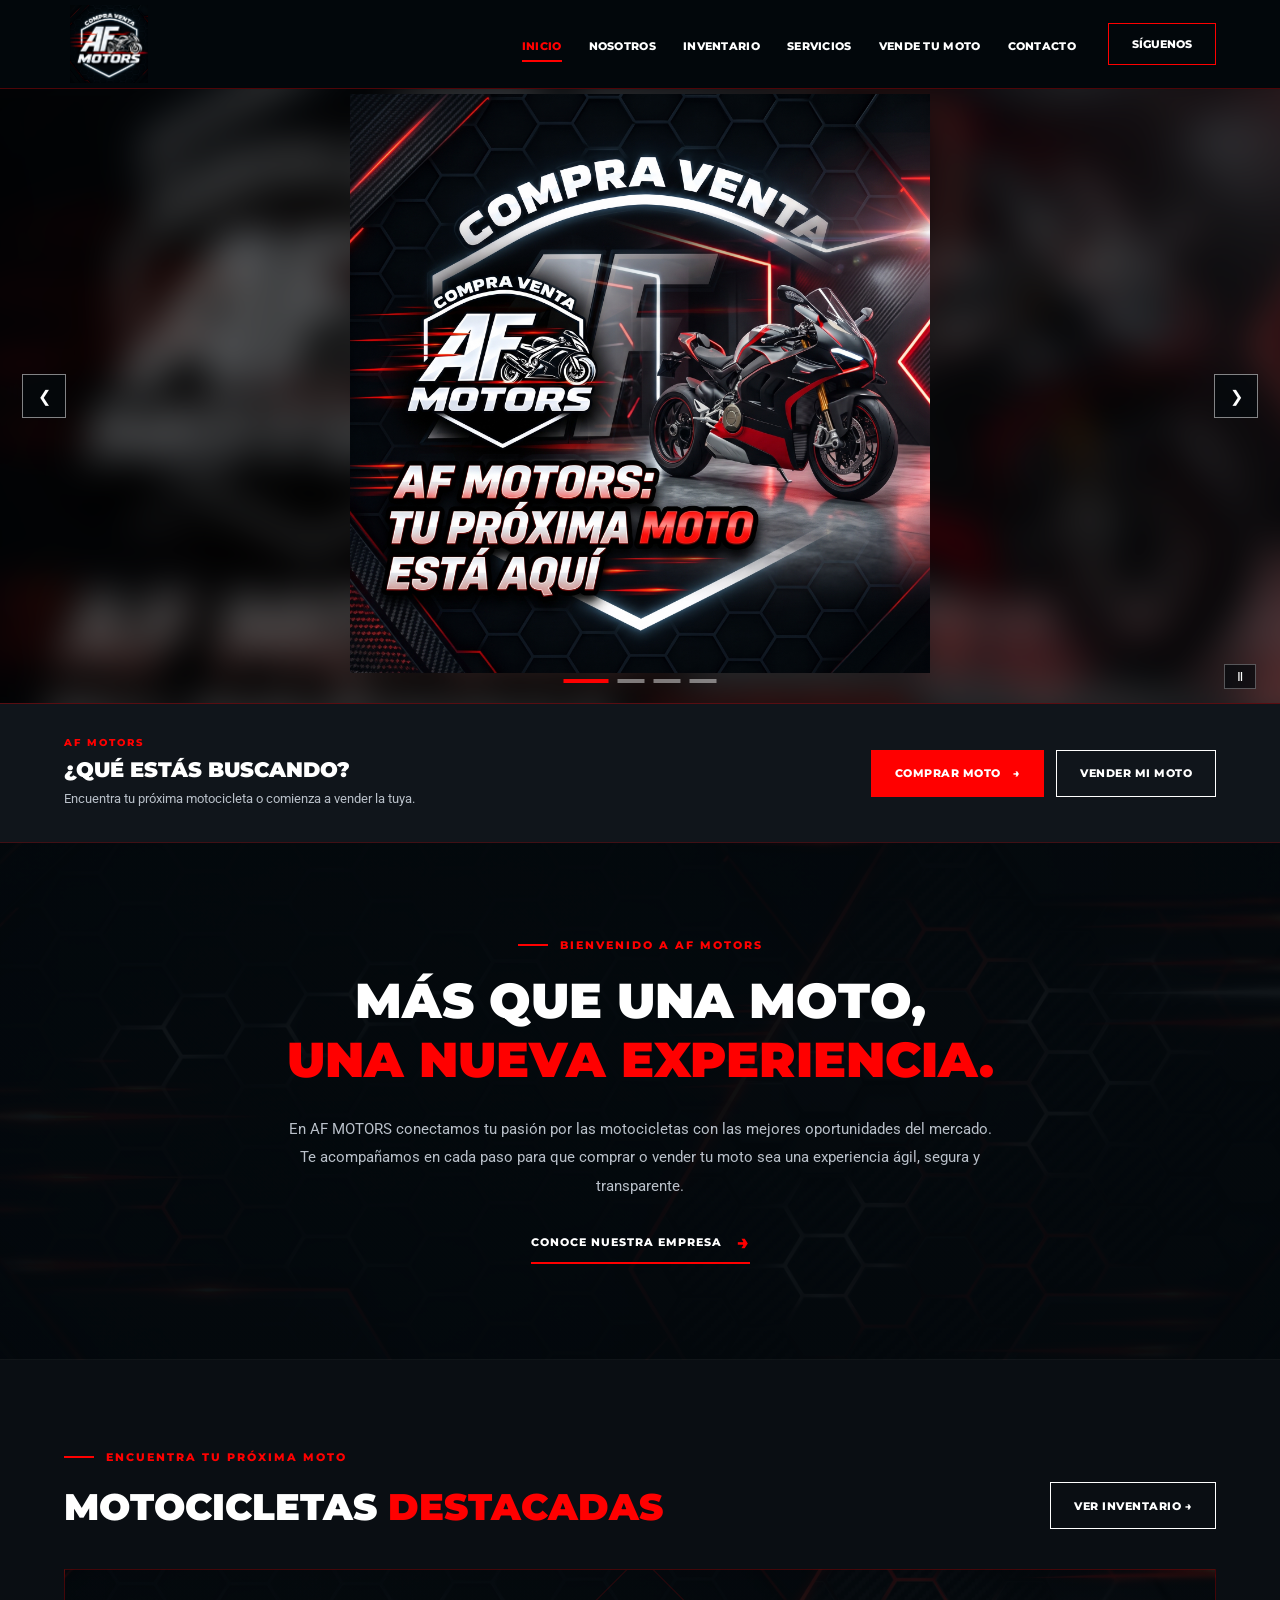
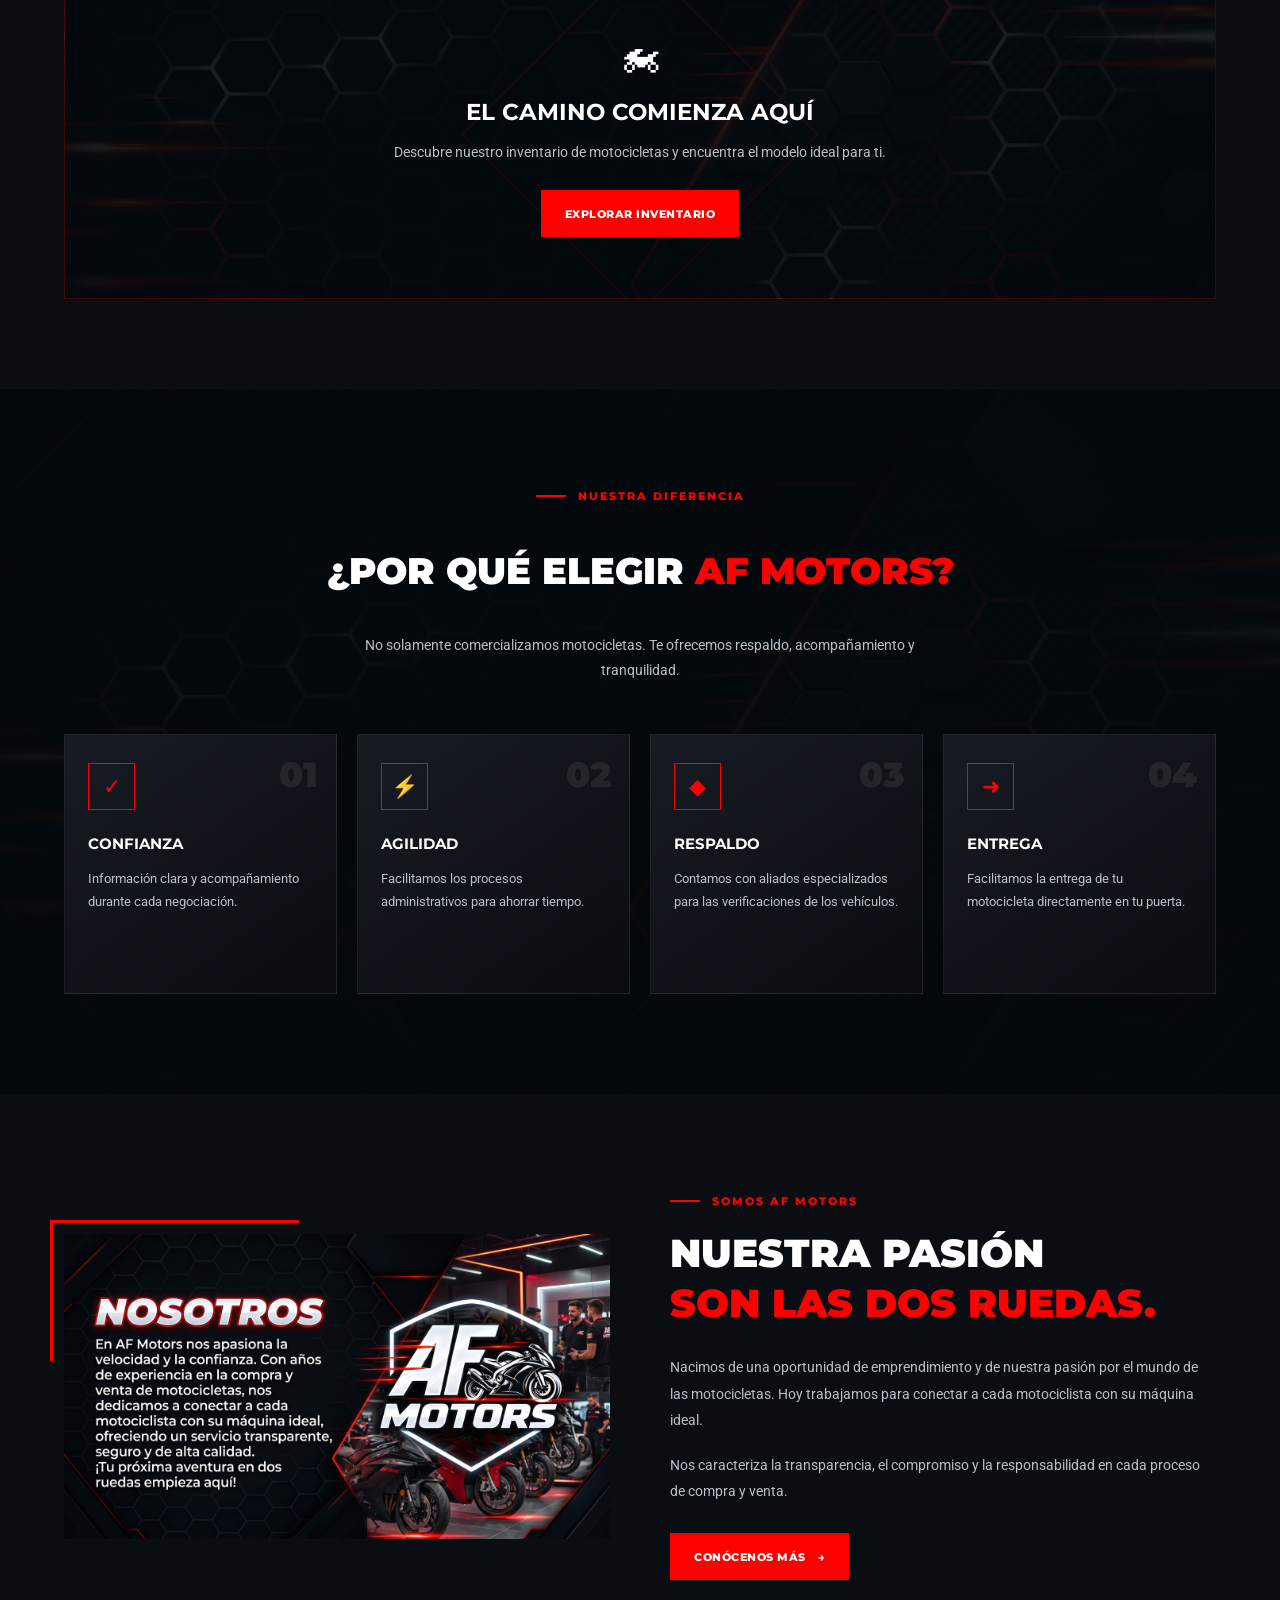
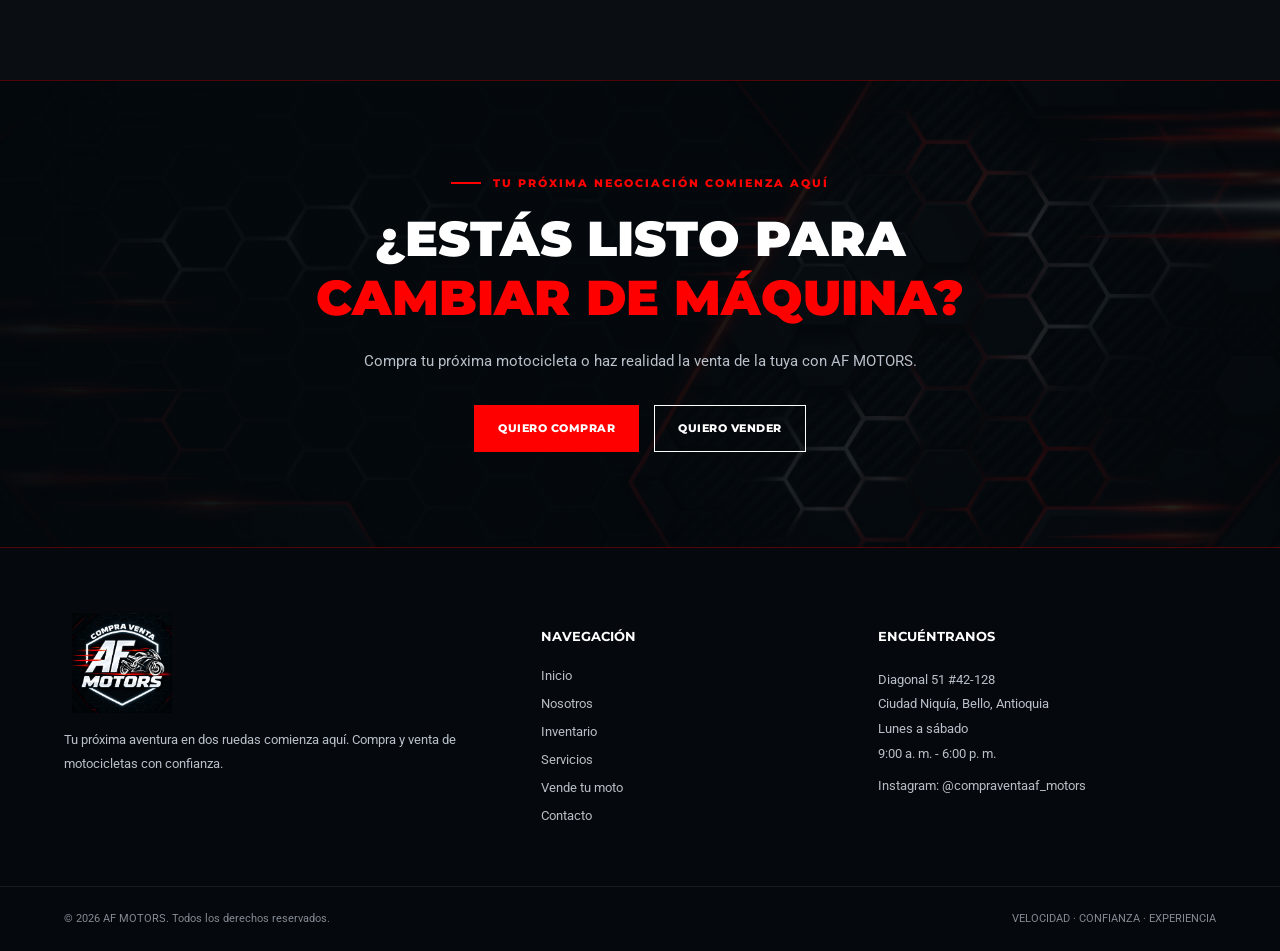
<file: AFMOTORSPROYECTO/index.html>
<!DOCTYPE html>
<html lang="es">

<head>
    <meta charset="UTF-8">
    <meta name="viewport" content="width=device-width, initial-scale=1.0">

    <title>AF MOTORS | Compra y Venta de Motocicletas</title>

    <meta name="description" content="AF MOTORS, compraventa de motocicletas en Bello y Medellín. Compra, vende y negocia tu moto con confianza, agilidad y respaldo.">

    <meta name="keywords" content="AF Motors, compraventa de motos, motocicletas Bello, motos Medellín, comprar motos, vender motos">

    <meta name="author" content="AF MOTORS">

    <meta name="theme-color" content="#03080C">

    <link rel="icon" type="image/png" href="img/Logo.png">

    <link rel="preconnect" href="https://fonts.googleapis.com">
    <link rel="preconnect" href="https://fonts.gstatic.com" crossorigin>

    <link href="https://fonts.googleapis.com/css2?family=Montserrat:wght@400;500;600;700;800;900&family=Roboto:wght@300;400;500;700&display=swap" rel="stylesheet">

    <link rel="stylesheet" href="css/estilos.css">
</head>

<body>

    <header class="header">

        <div class="container header-content">

            <a href="index.html" class="logo">
                <img src="img/Logo.png" alt="AF MOTORS">
            </a>

            <button class="menu-toggle" id="menu-toggle" aria-label="Abrir menú" aria-expanded="false" aria-controls="navbar">
                <span></span>
                <span></span>
                <span></span>
            </button>

            <nav class="navbar" id="navbar">

                <ul class="nav-links">

                    <li><a href="#inicio" class="active">INICIO</a></li>

                    <!-- Enlace a nosotros.html -->
                    <li><a href="nosotros.html">NOSOTROS</a></li>

                    <!-- Enlace a inventario.html -->
                    <li><a href="inventario.html">INVENTARIO</a></li>

                    <!-- Enlace a servicios.html -->
                    <li><a href="servicios.html">SERVICIOS</a></li>

                    <!-- Enlace a vende-tu-moto.html -->
                    <li><a href="vende-tu-moto.html">VENDE TU MOTO</a></li>

                    <!-- Enlace a contacto.html -->
                    <li><a href="contacto.html">CONTACTO</a></li>

                </ul>

                <a href="https://www.instagram.com/compraventaaf_motors/" target="_blank" rel="noopener noreferrer" class="btn-header">
                    SÍGUENOS
                </a>

            </nav>

        </div>

    </header>


    <main>

        <section class="hero-carousel" id="inicio" aria-label="Presentación de AF MOTORS">

            <div class="carousel-track" id="carousel-track">

                <article class="carousel-slide active" aria-hidden="false">

                    <img class="slide-background" src="img/Carrusel1.jpg" alt="" aria-hidden="true">

                    <img class="slide-image" src="img/Carrusel1.jpg" alt="AF MOTORS, tu próxima moto está aquí" fetchpriority="high">

                </article>


                <article class="carousel-slide" aria-hidden="true">

                    <img class="slide-background" src="img/Carrusel2.jpg" alt="" aria-hidden="true">

                    <img class="slide-image" src="img/Carrusel2.jpg" alt="Catálogo de motocicletas de alta gama" loading="lazy">

                </article>


                <article class="carousel-slide" aria-hidden="true">

                    <img class="slide-background" src="img/Carrusel3.jpg" alt="" aria-hidden="true">

                    <img class="slide-image" src="img/Carrusel3.jpg" alt="Servicios, trámites y entrega a domicilio de AF MOTORS" loading="lazy">

                </article>


                <article class="carousel-slide" aria-hidden="true">

                    <img class="slide-background" src="img/Carrusel4.jpg" alt="" aria-hidden="true">

                    <img class="slide-image" src="img/Carrusel4.jpg" alt="Información de contacto de AF MOTORS" loading="lazy">

                </article>

            </div>


            <button class="carousel-arrow prev" id="carousel-prev" aria-label="Diapositiva anterior">
                &#10094;
            </button>

            <button class="carousel-arrow next" id="carousel-next" aria-label="Siguiente diapositiva">
                &#10095;
            </button>


            <div class="carousel-indicators" id="carousel-indicators">

                <button class="indicator active" aria-label="Mostrar diapositiva 1" aria-current="true"></button>

                <button class="indicator" aria-label="Mostrar diapositiva 2"></button>

                <button class="indicator" aria-label="Mostrar diapositiva 3"></button>

                <button class="indicator" aria-label="Mostrar diapositiva 4"></button>

            </div>

            <button class="carousel-pause" id="carousel-pause" aria-label="Pausar carrusel">
                <span id="pause-icon">Ⅱ</span>
            </button>

        </section>


        <section class="quick-actions">

            <div class="container quick-actions-content">

                <div class="quick-actions-text">
                    <span class="quick-label">AF MOTORS</span>
                    <h2>¿QUÉ ESTÁS BUSCANDO?</h2>
                    <p>Encuentra tu próxima motocicleta o comienza a vender la tuya.</p>
                </div>

                <div class="quick-actions-buttons">

                    <!-- Enlace a inventario.html -->
                    <a href="inventario.html" class="btn btn-primary">
                        COMPRAR MOTO <span>→</span>
                    </a>

                    <!-- Enlace a vende-tu-moto.html -->
                    <a href="vende-tu-moto.html" class="btn btn-outline">
                        VENDER MI MOTO
                    </a>

                </div>

            </div>

        </section>


        <section class="intro-section">

            <div class="container intro-content">

                <div class="section-tag">
                    <span></span>
                    BIENVENIDO A AF MOTORS
                </div>

                <h1>
                    MÁS QUE UNA MOTO,<br>
                    <span>UNA NUEVA EXPERIENCIA.</span>
                </h1>

                <p>
                    En AF MOTORS conectamos tu pasión por las motocicletas
                    con las mejores oportunidades del mercado. Te acompañamos
                    en cada paso para que comprar o vender tu moto sea una
                    experiencia ágil, segura y transparente.
                </p>

                <!-- Enlace a nosotros.html -->
                <a href="nosotros.html" class="text-link">
                    CONOCE NUESTRA EMPRESA <span>→</span>
                </a>

            </div>

        </section>


        <section class="inventory-section">

            <div class="container">

                <div class="section-heading">

                    <div>

                        <div class="section-tag">
                            <span></span>
                            ENCUENTRA TU PRÓXIMA MOTO
                        </div>

                        <h2>
                            MOTOCICLETAS <span>DESTACADAS</span>
                        </h2>

                    </div>

                    <!-- Enlace a inventario.html -->
                    <a href="inventario.html" class="btn btn-outline">
                        VER INVENTARIO →
                    </a>

                </div>


                <div class="inventory-placeholder">

                    <div class="inventory-message">

                        <div class="inventory-icon">🏍</div>

                        <h3>EL CAMINO COMIENZA AQUÍ</h3>

                        <p>
                            Descubre nuestro inventario de motocicletas
                            y encuentra el modelo ideal para ti.
                        </p>

                        <!-- Enlace a inventario.html -->
                        <a href="inventario.html" class="btn btn-primary">
                            EXPLORAR INVENTARIO
                        </a>

                    </div>

                </div>

            </div>

        </section>


        <section class="benefits-section">

            <div class="container">

                <div class="section-heading center">

                    <div class="section-tag">
                        <span></span>
                        NUESTRA DIFERENCIA
                    </div>

                    <h2>
                        ¿POR QUÉ ELEGIR <span>AF MOTORS?</span>
                    </h2>

                    <p>
                        No solamente comercializamos motocicletas.
                        Te ofrecemos respaldo, acompañamiento y tranquilidad.
                    </p>

                </div>


                <div class="benefits-grid">

                    <article class="benefit-card">

                        <div class="benefit-number">01</div>
                        <div class="benefit-icon">✓</div>

                        <h3>CONFIANZA</h3>

                        <p>
                            Información clara y acompañamiento durante
                            cada negociación.
                        </p>

                    </article>


                    <article class="benefit-card">

                        <div class="benefit-number">02</div>
                        <div class="benefit-icon">⚡</div>

                        <h3>AGILIDAD</h3>

                        <p>
                            Facilitamos los procesos administrativos
                            para ahorrar tiempo.
                        </p>

                    </article>


                    <article class="benefit-card">

                        <div class="benefit-number">03</div>
                        <div class="benefit-icon">◆</div>

                        <h3>RESPALDO</h3>

                        <p>
                            Contamos con aliados especializados para
                            las verificaciones de los vehículos.
                        </p>

                    </article>


                    <article class="benefit-card">

                        <div class="benefit-number">04</div>
                        <div class="benefit-icon">➜</div>

                        <h3>ENTREGA</h3>

                        <p>
                            Facilitamos la entrega de tu motocicleta
                            directamente en tu puerta.
                        </p>

                    </article>

                </div>

            </div>

        </section>


        <section class="about-section">

            <div class="container about-content">

                <div class="about-image">

                    <img src="img/nosotros.jpg" alt="Presentación corporativa de AF MOTORS" loading="lazy">

                </div>


                <div class="about-text">

                    <div class="section-tag">
                        <span></span>
                        SOMOS AF MOTORS
                    </div>

                    <h2>
                        NUESTRA PASIÓN<br>
                        <span>SON LAS DOS RUEDAS.</span>
                    </h2>

                    <p>
                        Nacimos de una oportunidad de emprendimiento
                        y de nuestra pasión por el mundo de las motocicletas.
                        Hoy trabajamos para conectar a cada motociclista
                        con su máquina ideal.
                    </p>

                    <p>
                        Nos caracteriza la transparencia, el compromiso
                        y la responsabilidad en cada proceso de compra y venta.
                    </p>

                    <!-- Enlace a nosotros.html -->
                    <a href="nosotros.html" class="btn btn-primary">
                        CONÓCENOS MÁS <span>→</span>
                    </a>

                </div>

            </div>

        </section>


        <section class="cta-section">

            <div class="container cta-content">

                <div class="section-tag">
                    <span></span>
                    TU PRÓXIMA NEGOCIACIÓN COMIENZA AQUÍ
                </div>

                <h2>
                    ¿ESTÁS LISTO PARA<br>
                    <span>CAMBIAR DE MÁQUINA?</span>
                </h2>

                <p>
                    Compra tu próxima motocicleta o haz realidad
                    la venta de la tuya con AF MOTORS.
                </p>

                <div class="cta-buttons">

                    <!-- Enlace a inventario.html -->
                    <a href="inventario.html" class="btn btn-primary">
                        QUIERO COMPRAR
                    </a>

                    <!-- Enlace a vende-tu-moto.html -->
                    <a href="vende-tu-moto.html" class="btn btn-outline">
                        QUIERO VENDER
                    </a>

                </div>

            </div>

        </section>

    </main>


    <footer class="footer">

        <div class="container footer-content">

            <div class="footer-brand">

                <img src="img/Logo.png" alt="Logo AF MOTORS" loading="lazy">

                <p>
                    Tu próxima aventura en dos ruedas comienza aquí.
                    Compra y venta de motocicletas con confianza.
                </p>

            </div>


            <div class="footer-links">

                <h3>NAVEGACIÓN</h3>

                <ul>

                    <li><a href="index.html">Inicio</a></li>

                    <!-- Enlace a nosotros.html -->
                    <li><a href="nosotros.html">Nosotros</a></li>

                    <!-- Enlace a inventario.html -->
                    <li><a href="inventario.html">Inventario</a></li>

                    <!-- Enlace a servicios.html -->
                    <li><a href="servicios.html">Servicios</a></li>

                    <!-- Enlace a vende-tu-moto.html -->
                    <li><a href="vende-tu-moto.html">Vende tu moto</a></li>

                    <!-- Enlace a contacto.html -->
                    <li><a href="contacto.html">Contacto</a></li>

                </ul>

            </div>


            <div class="footer-contact">

                <h3>ENCUÉNTRANOS</h3>

                <p>Diagonal 51 #42-128</p>
                <p>Ciudad Niquía, Bello, Antioquia</p>

                <p>Lunes a sábado</p>
                <p>9:00 a. m. - 6:00 p. m.</p>

                <a href="https://www.instagram.com/compraventaaf_motors/" target="_blank" rel="noopener noreferrer">
                    Instagram: @compraventaaf_motors
                </a>

            </div>

        </div>


        <div class="footer-bottom">

            <p>© 2026 AF MOTORS. Todos los derechos reservados.</p>

            <p>VELOCIDAD · CONFIANZA · EXPERIENCIA</p>

        </div>

    </footer>


    <script>

        const menuToggle = document.getElementById("menu-toggle");
        const navbar = document.getElementById("navbar");

        menuToggle.addEventListener("click", () => {

            const isOpen = navbar.classList.toggle("active");

            menuToggle.classList.toggle("active");

            menuToggle.setAttribute("aria-expanded", isOpen);

        });


        document.querySelectorAll(".nav-links a").forEach(link => {

            link.addEventListener("click", () => {

                navbar.classList.remove("active");
                menuToggle.classList.remove("active");
                menuToggle.setAttribute("aria-expanded", "false");

            });

        });


        const slides = document.querySelectorAll(".carousel-slide");
        const indicators = document.querySelectorAll(".indicator");

        const previousButton = document.getElementById("carousel-prev");
        const nextButton = document.getElementById("carousel-next");

        const pauseButton = document.getElementById("carousel-pause");
        const pauseIcon = document.getElementById("pause-icon");

        const carousel = document.querySelector(".hero-carousel");

        let currentSlide = 0;
        let carouselInterval = null;
        let isPaused = false;

        const intervalTime = 6000;


        function showSlide(index) {

            slides[currentSlide].classList.remove("active");
            slides[currentSlide].setAttribute("aria-hidden", "true");

            indicators[currentSlide].classList.remove("active");
            indicators[currentSlide].removeAttribute("aria-current");

            currentSlide = (index + slides.length) % slides.length;

            slides[currentSlide].classList.add("active");
            slides[currentSlide].setAttribute("aria-hidden", "false");

            indicators[currentSlide].classList.add("active");
            indicators[currentSlide].setAttribute("aria-current", "true");

        }


        function nextSlide() {
            showSlide(currentSlide + 1);
        }


        function previousSlide() {
            showSlide(currentSlide - 1);
        }


        function stopCarousel() {

            clearInterval(carouselInterval);
            carouselInterval = null;

        }


        function startCarousel() {

            stopCarousel();

            if (!isPaused) {

                carouselInterval = setInterval(() => {

                    nextSlide();

                }, intervalTime);

            }

        }


        nextButton.addEventListener("click", () => {

            nextSlide();
            startCarousel();

        });


        previousButton.addEventListener("click", () => {

            previousSlide();
            startCarousel();

        });


        indicators.forEach((indicator, index) => {

            indicator.addEventListener("click", () => {

                showSlide(index);
                startCarousel();

            });

        });


        pauseButton.addEventListener("click", () => {

            isPaused = !isPaused;

            pauseIcon.textContent = isPaused ? "▶" : "Ⅱ";

            pauseButton.setAttribute(
                "aria-label",
                isPaused ? "Reanudar carrusel" : "Pausar carrusel"
            );

            if (isPaused) {
                stopCarousel();
            } else {
                startCarousel();
            }

        });


        carousel.addEventListener("mouseenter", stopCarousel);

        carousel.addEventListener("mouseleave", startCarousel);


        carousel.addEventListener("focusin", stopCarousel);

        carousel.addEventListener("focusout", (event) => {

            if (!carousel.contains(event.relatedTarget)) {
                startCarousel();
            }

        });


        document.addEventListener("visibilitychange", () => {

            if (document.hidden) {
                stopCarousel();
            } else {
                startCarousel();
            }

        });


        startCarousel();


        
    </script>

</body>

</html>
</file>
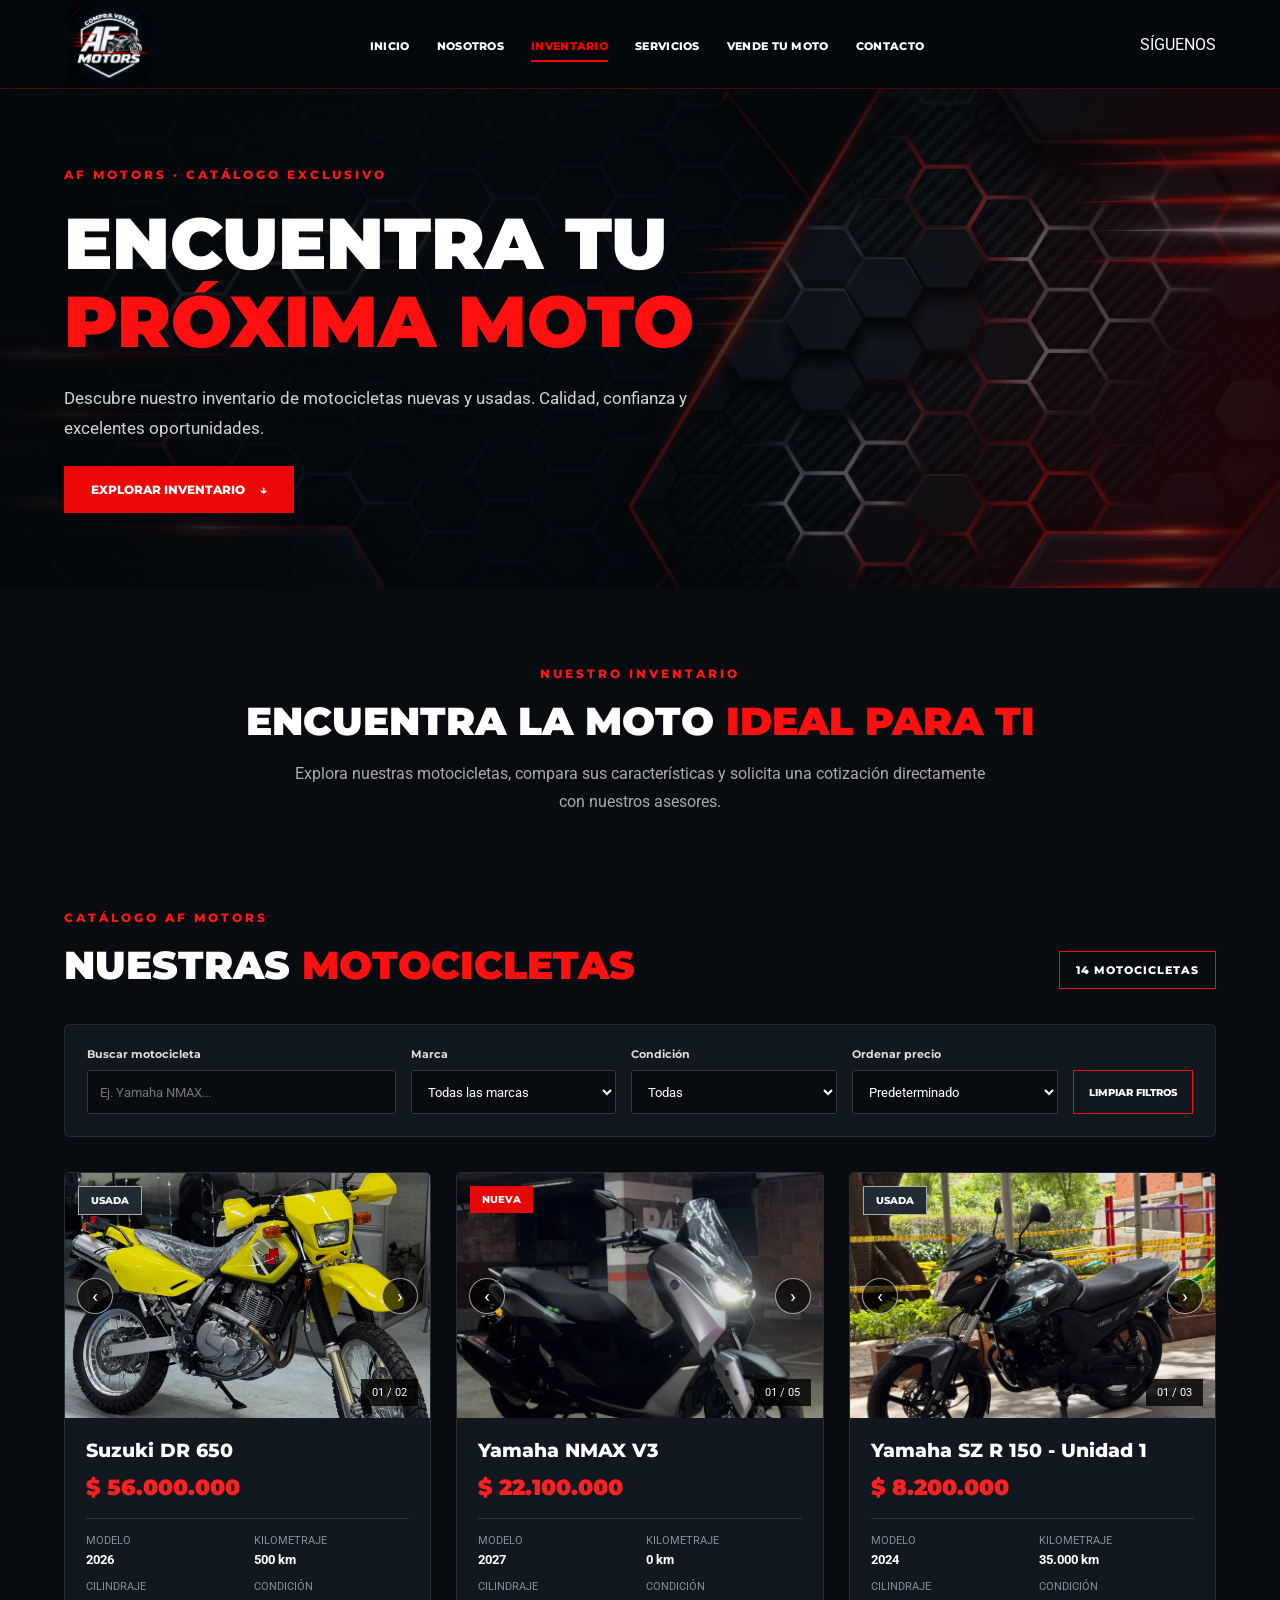
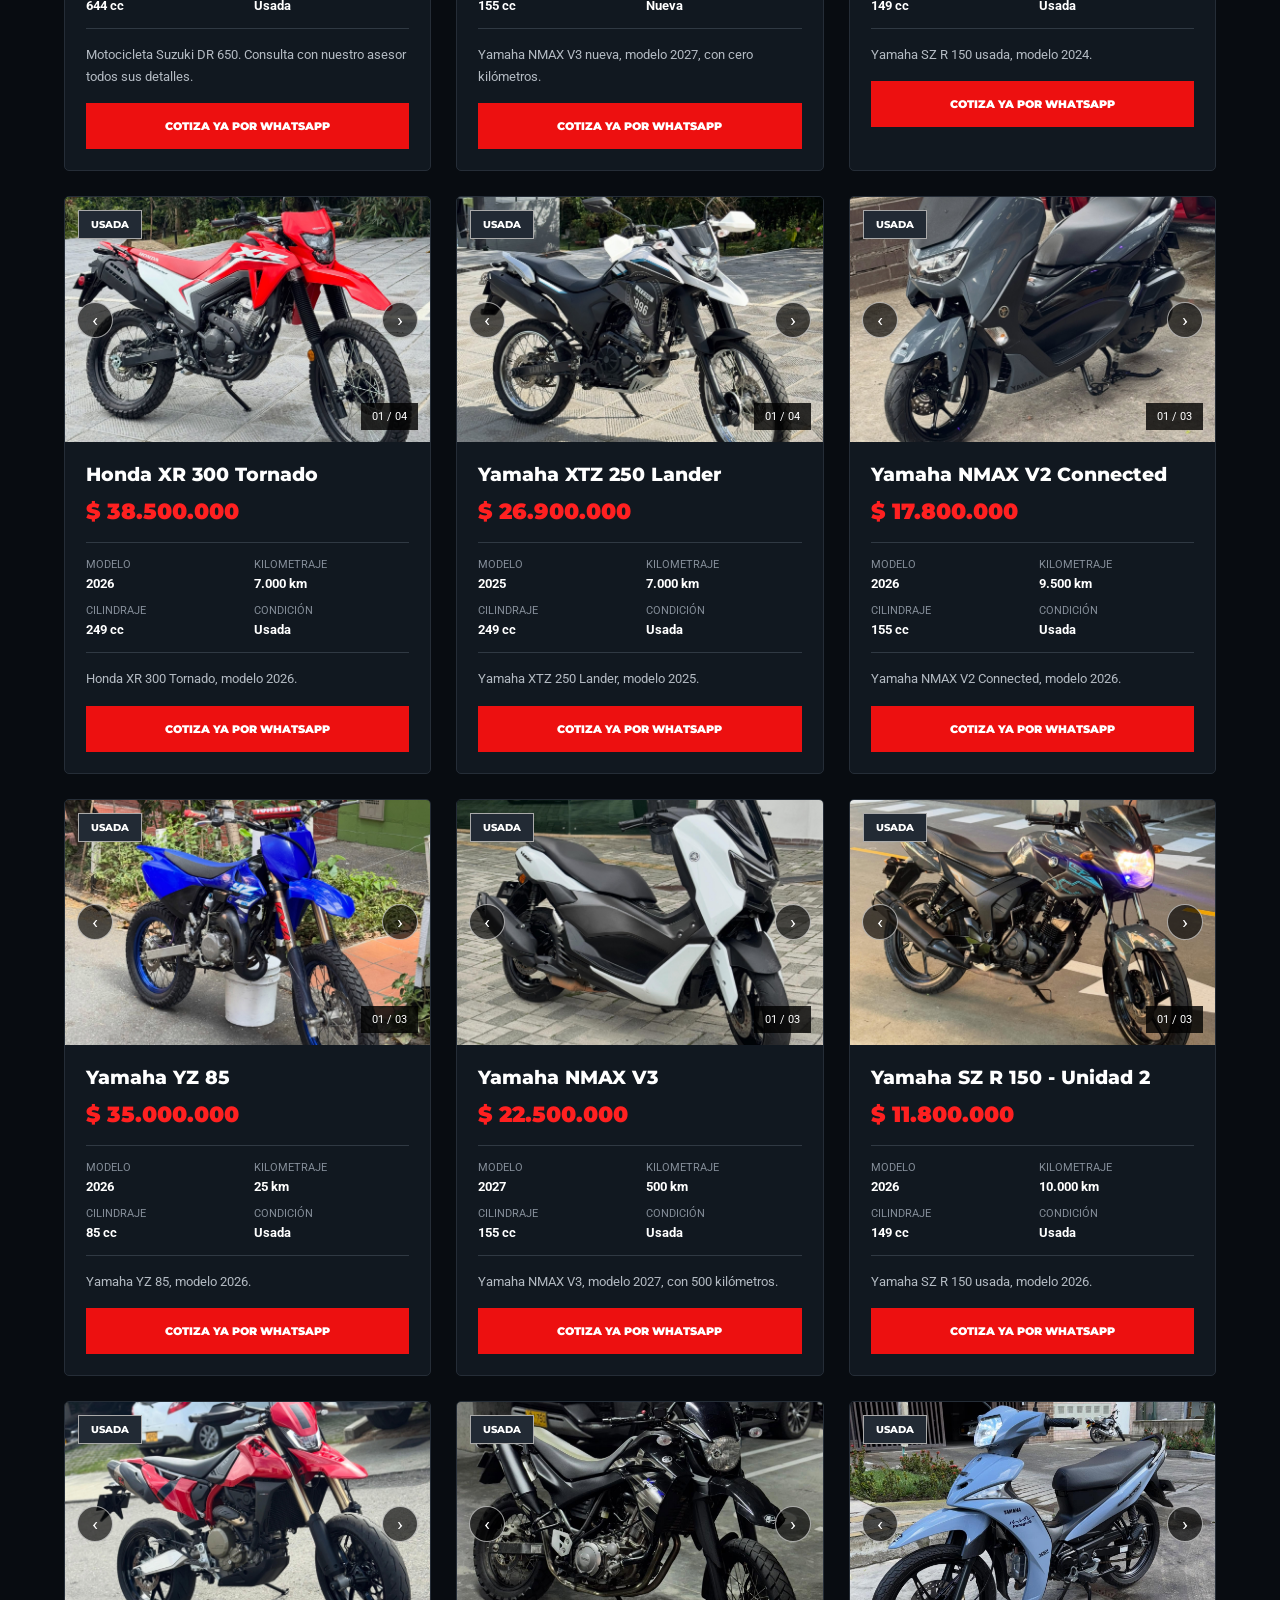
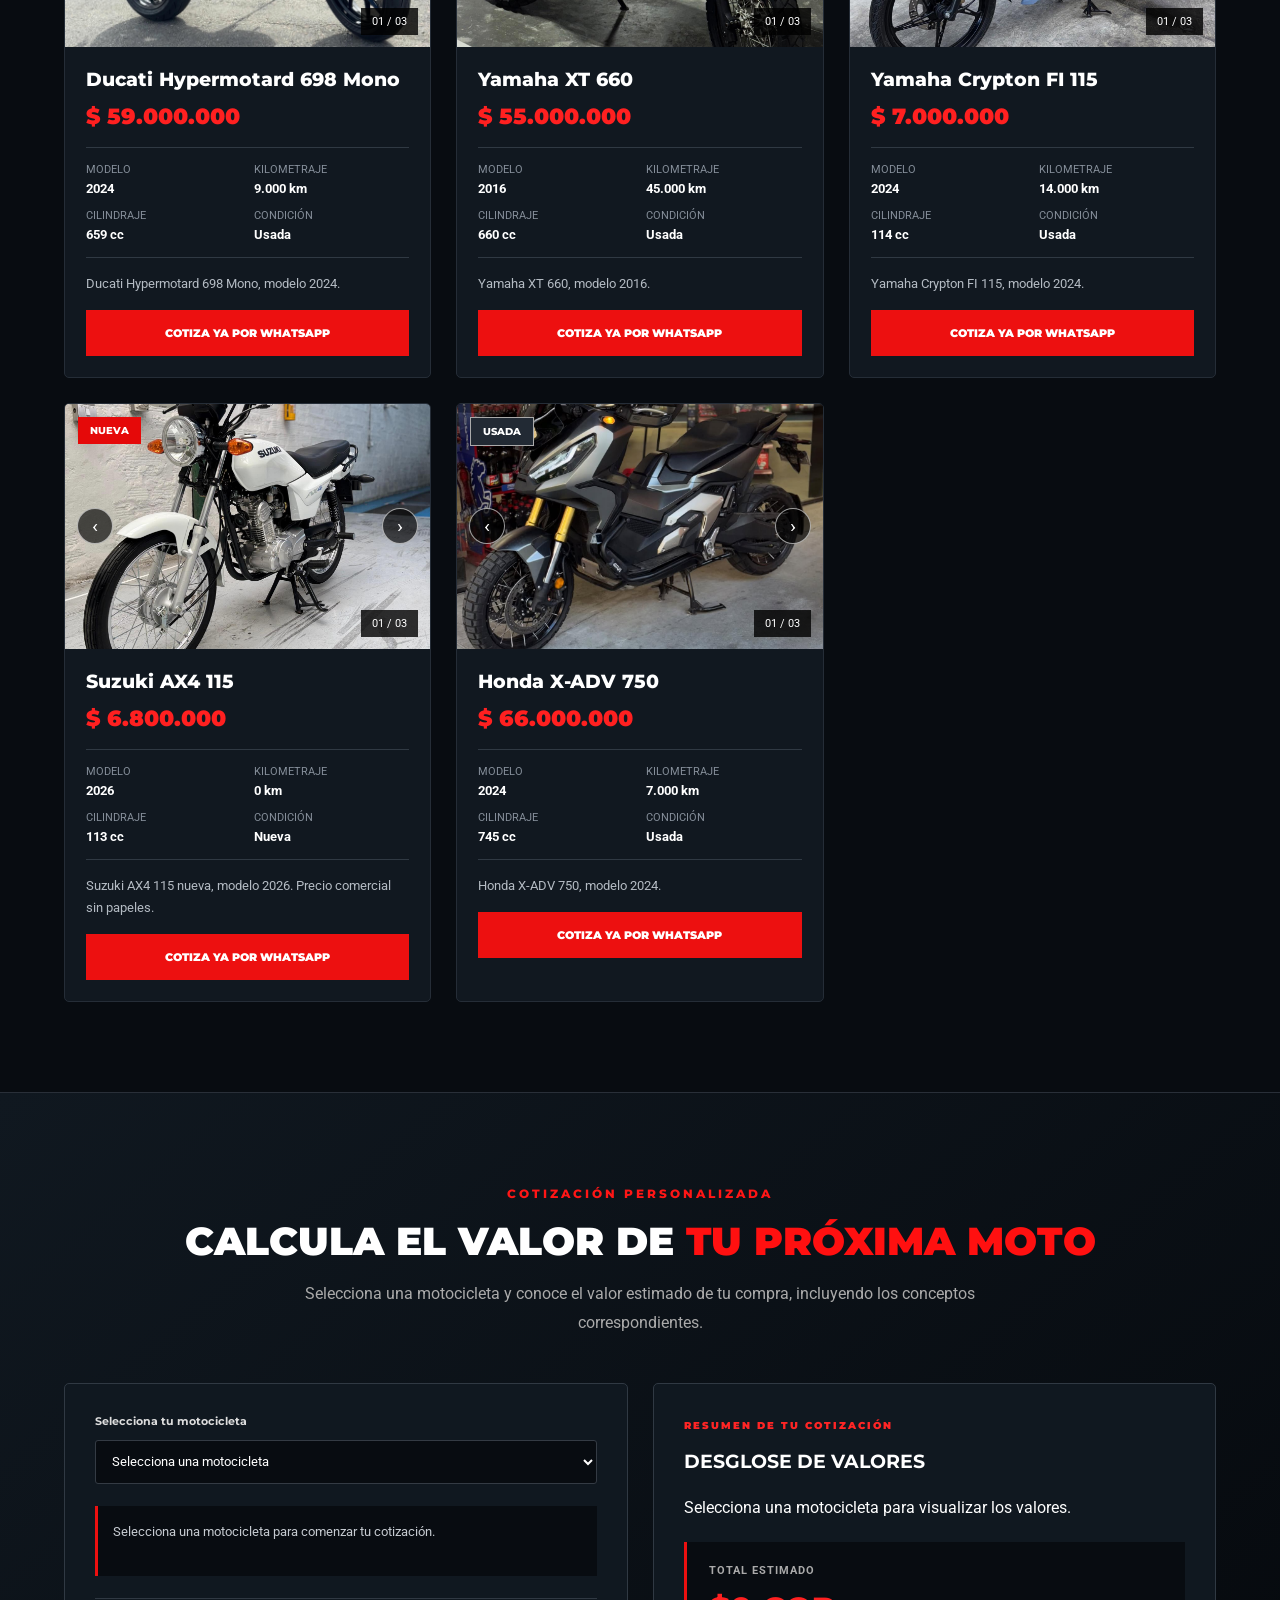
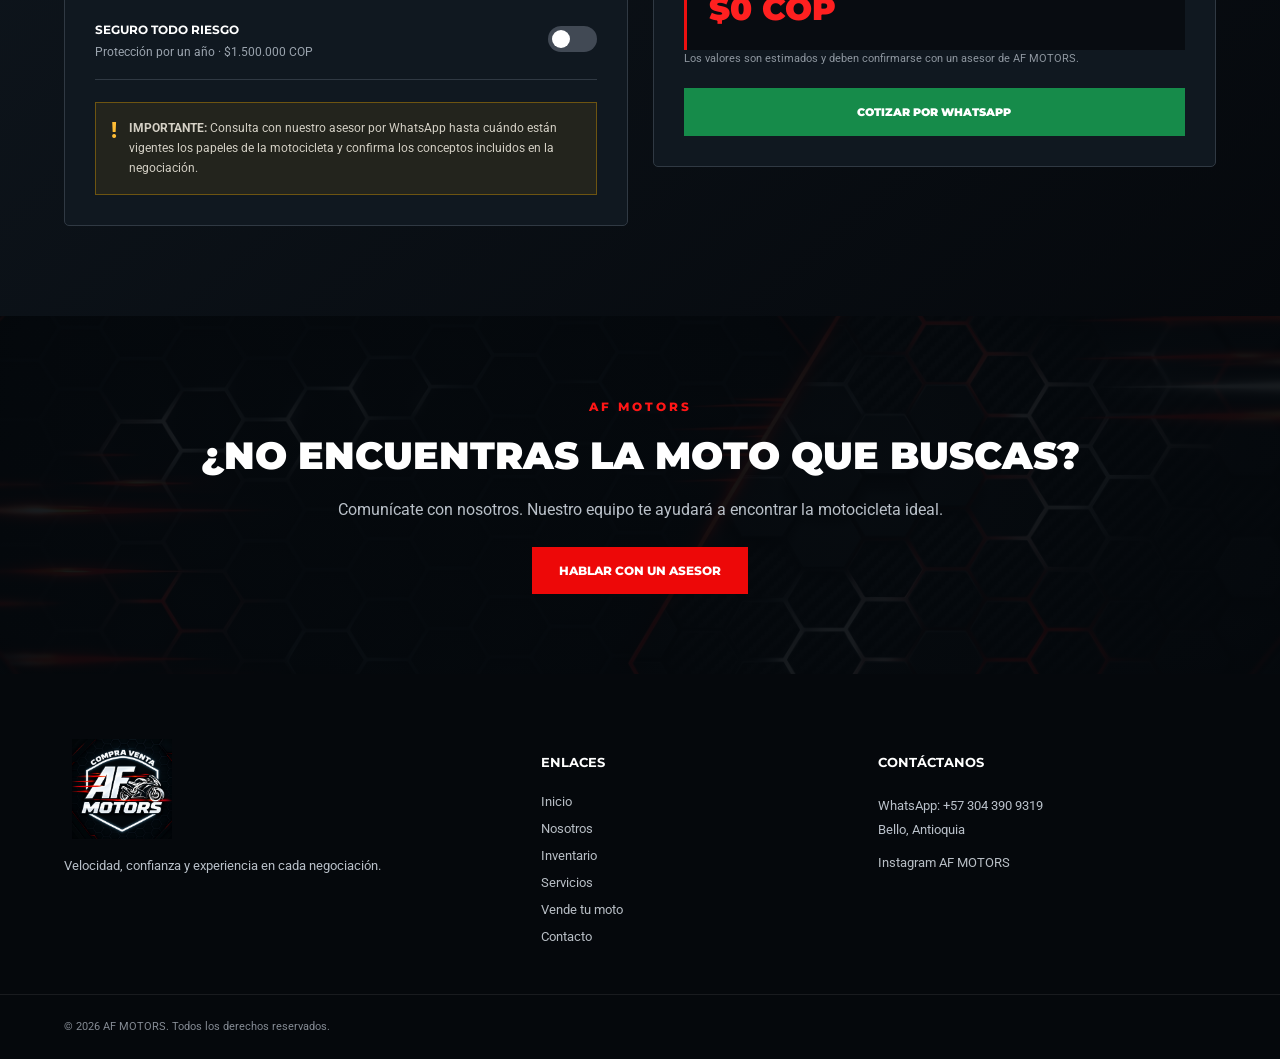
<file: AFMOTORSPROYECTO/inventario.html>
<!DOCTYPE html>
<html lang="es">
<head>
    <meta charset="UTF-8">
    <meta name="viewport" content="width=device-width, initial-scale=1.0">

    <title>Inventario | AF MOTORS - Compra y Venta de Motocicletas</title>

    <meta name="description" content="Conoce el inventario de motocicletas de AF MOTORS. Encuentra motos nuevas y usadas, consulta precios y cotiza por WhatsApp.">

    <meta name="keywords" content="AF MOTORS, inventario motos, comprar motocicletas, motos nuevas, motos usadas, Bello, Medellín">

    <meta name="author" content="AF MOTORS">

    <link rel="icon" type="image/png" href="img/Logo.png">

    <link rel="preconnect" href="https://fonts.googleapis.com">
    <link rel="preconnect" href="https://fonts.gstatic.com" crossorigin>

    <link href="https://fonts.googleapis.com/css2?family=Montserrat:wght@400;500;600;700;800;900&family=Roboto:wght@300;400;500;700&display=swap" rel="stylesheet">

    <link rel="stylesheet" href="css/estilos.css">
</head>

<body>

    <header class="header">
        <div class="container header-content">

            <a href="index.html" class="logo">
                <img src="img/Logo.png" alt="AF MOTORS">
            </a>

            <button class="menu-toggle" id="menu-toggle" aria-label="Abrir menú" aria-expanded="false" aria-controls="navbar">
                <span></span>
                <span></span>
                <span></span>
            </button>

            <nav class="navbar" id="navbar">
                <ul class="nav-links">
                    <li><a href="index.html">INICIO</a></li>
                    <li><a href="nosotros.html">NOSOTROS</a></li>
                    <li><a href="inventario.html" class="active">INVENTARIO</a></li>
                    <li><a href="servicios.html">SERVICIOS</a></li>
                    <li><a href="vende-tu-moto.html">VENDE TU MOTO</a></li>
                    <li><a href="contacto.html">CONTACTO</a></li>
                </ul>
            </nav>

            <a href="https://www.instagram.com/compraventaaf_motors/" target="_blank" rel="noopener noreferrer" class="header-social">
                SÍGUENOS
            </a>

        </div>
    </header>

    <main>

        <section class="inventory-hero" id="inicio-inventario">
            <div class="inventory-hero-overlay"></div>

            <div class="inventory-hero-content">
                <span class="inventory-eyebrow">AF MOTORS · CATÁLOGO EXCLUSIVO</span>

                <h1>
                    ENCUENTRA TU
                    <span>PRÓXIMA MOTO</span>
                </h1>

                <p>
                    Descubre nuestro inventario de motocicletas nuevas y usadas.
                    Calidad, confianza y excelentes oportunidades.
                </p>

                <a href="#catalogo" class="inventory-main-button">
                    EXPLORAR INVENTARIO
                    <span>↓</span>
                </a>
            </div>
        </section>

        <section class="inventory-intro">
            <div class="container">
                <span class="inventory-section-label">NUESTRO INVENTARIO</span>
                <h2>ENCUENTRA LA MOTO <span>IDEAL PARA TI</span></h2>
                <p>
                    Explora nuestras motocicletas, compara sus características
                    y solicita una cotización directamente con nuestros asesores.
                </p>
            </div>
        </section>

        <section class="inventory-catalog" id="catalogo">

            <div class="container">

                <div class="inventory-heading">
                    <div>
                        <span class="inventory-section-label">CATÁLOGO AF MOTORS</span>
                        <h2>NUESTRAS <span>MOTOCICLETAS</span></h2>
                    </div>

                    <span class="inventory-total" id="inventory-total">
                        14 MOTOCICLETAS
                    </span>
                </div>

                <div class="inventory-filters">

                    <div class="inventory-search">
                        <label for="search-moto">Buscar motocicleta</label>
                        <input type="search" id="search-moto" placeholder="Ej. Yamaha NMAX...">
                    </div>

                    <div class="inventory-filter">
                        <label for="filter-brand">Marca</label>
                        <select id="filter-brand">
                            <option value="">Todas las marcas</option>
                            <option value="Yamaha">Yamaha</option>
                            <option value="Honda">Honda</option>
                            <option value="Suzuki">Suzuki</option>
                            <option value="Ducati">Ducati</option>
                        </select>
                    </div>

                    <div class="inventory-filter">
                        <label for="filter-condition">Condición</label>
                        <select id="filter-condition">
                            <option value="">Todas</option>
                            <option value="Nueva">Nuevas</option>
                            <option value="Usada">Usadas</option>
                            <option value="Por confirmar">Por confirmar</option>
                        </select>
                    </div>

                    <div class="inventory-filter">
                        <label for="filter-price">Ordenar precio</label>
                        <select id="filter-price">
                            <option value="">Predeterminado</option>
                            <option value="asc">Menor a mayor</option>
                            <option value="desc">Mayor a menor</option>
                        </select>
                    </div>

                    <button type="button" id="clear-filters" class="inventory-clear">
                        LIMPIAR FILTROS
                    </button>

                </div>

                <div class="inventory-grid" id="inventory-grid"></div>

                <div class="inventory-empty" id="inventory-empty" hidden>
                    <h3>NO ENCONTRAMOS MOTOCICLETAS</h3>
                    <p>Intenta cambiar los filtros de búsqueda.</p>
                </div>

            </div>

        </section>

        <section class="quotation-section" id="cotizador">

            <div class="container">

                <div class="quotation-heading">
                    <span class="inventory-section-label">COTIZACIÓN PERSONALIZADA</span>
                    <h2>CALCULA EL VALOR DE <span>TU PRÓXIMA MOTO</span></h2>
                    <p>
                        Selecciona una motocicleta y conoce el valor estimado
                        de tu compra, incluyendo los conceptos correspondientes.
                    </p>
                </div>

                <div class="quotation-container">

                    <div class="quotation-form">

                        <div class="quotation-field">
                            <label for="quote-motorcycle">Selecciona tu motocicleta</label>
                            <select id="quote-motorcycle">
                                <option value="">Selecciona una motocicleta</option>
                            </select>
                        </div>

                        <div class="quotation-bike-info" id="quotation-bike-info">
                            <p>Selecciona una motocicleta para comenzar tu cotización.</p>
                        </div>

                        <div class="quotation-insurance">
                            <div>
                                <strong>SEGURO TODO RIESGO</strong>
                                <p>Protección por un año · $1.500.000 COP</p>
                            </div>

                            <label class="quotation-switch">
                                <input type="checkbox" id="include-insurance">
                                <span class="quotation-slider"></span>
                            </label>
                        </div>

                        <div class="quotation-note">
                            <span>!</span>
                            <p>
                                <strong>IMPORTANTE:</strong>
                                Consulta con nuestro asesor por WhatsApp hasta cuándo
                                están vigentes los papeles de la motocicleta y confirma
                                los conceptos incluidos en la negociación.
                            </p>
                        </div>

                    </div>

                    <div class="quotation-result">

                        <span class="quotation-result-label">RESUMEN DE TU COTIZACIÓN</span>

                        <h3>DESGLOSE DE VALORES</h3>

                        <div id="quotation-breakdown">
                            <p>Selecciona una motocicleta para visualizar los valores.</p>
                        </div>

                        <div class="quotation-total">
                            <span>TOTAL ESTIMADO</span>
                            <strong id="quotation-total">$0 COP</strong>
                        </div>

                        <p class="quotation-disclaimer">
                            Los valores son estimados y deben confirmarse con un asesor de AF MOTORS.
                        </p>

                        <a href="#" id="quotation-whatsapp" class="quotation-whatsapp" target="_blank" rel="noopener noreferrer">
                            COTIZAR POR WHATSAPP
                        </a>

                    </div>

                </div>

            </div>

        </section>

        <section class="inventory-cta">
            <div class="container">
                <span class="inventory-section-label">AF MOTORS</span>
                <h2>¿NO ENCUENTRAS LA MOTO QUE BUSCAS?</h2>
                <p>
                    Comunícate con nosotros. Nuestro equipo te ayudará
                    a encontrar la motocicleta ideal.
                </p>

                <a href="https://wa.me/573043909319?text=Hola%2C%20estoy%20buscando%20una%20motocicleta%20y%20quisiera%20recibir%20asesor%C3%ADa." target="_blank" rel="noopener noreferrer">
                    HABLAR CON UN ASESOR
                </a>
            </div>
        </section>

    </main>

    <footer class="footer">
        <div class="container footer-content">

            <div class="footer-brand">
                <img src="img/Logo.png" alt="AF MOTORS">
                <p>Velocidad, confianza y experiencia en cada negociación.</p>
            </div>

            <div class="footer-links">
                <h3>ENLACES</h3>
                <a href="index.html">Inicio</a>
                <a href="nosotros.html">Nosotros</a>
                <a href="inventario.html">Inventario</a>
                <a href="servicios.html">Servicios</a>
                <a href="vende-tu-moto.html">Vende tu moto</a>
                <a href="contacto.html">Contacto</a>
            </div>

            <div class="footer-contact">
                <h3>CONTÁCTANOS</h3>
                <p>WhatsApp: +57 304 390 9319</p>
                <p>Bello, Antioquia</p>
                <a href="https://www.instagram.com/compraventaaf_motors/" target="_blank" rel="noopener noreferrer">
                    Instagram AF MOTORS
                </a>
            </div>

        </div>

        <div class="footer-bottom">
            <p>© 2026 AF MOTORS. Todos los derechos reservados.</p>
        </div>
    </footer>

    <script src="js/inventario.js"></script>

</body>
</html>
</file>
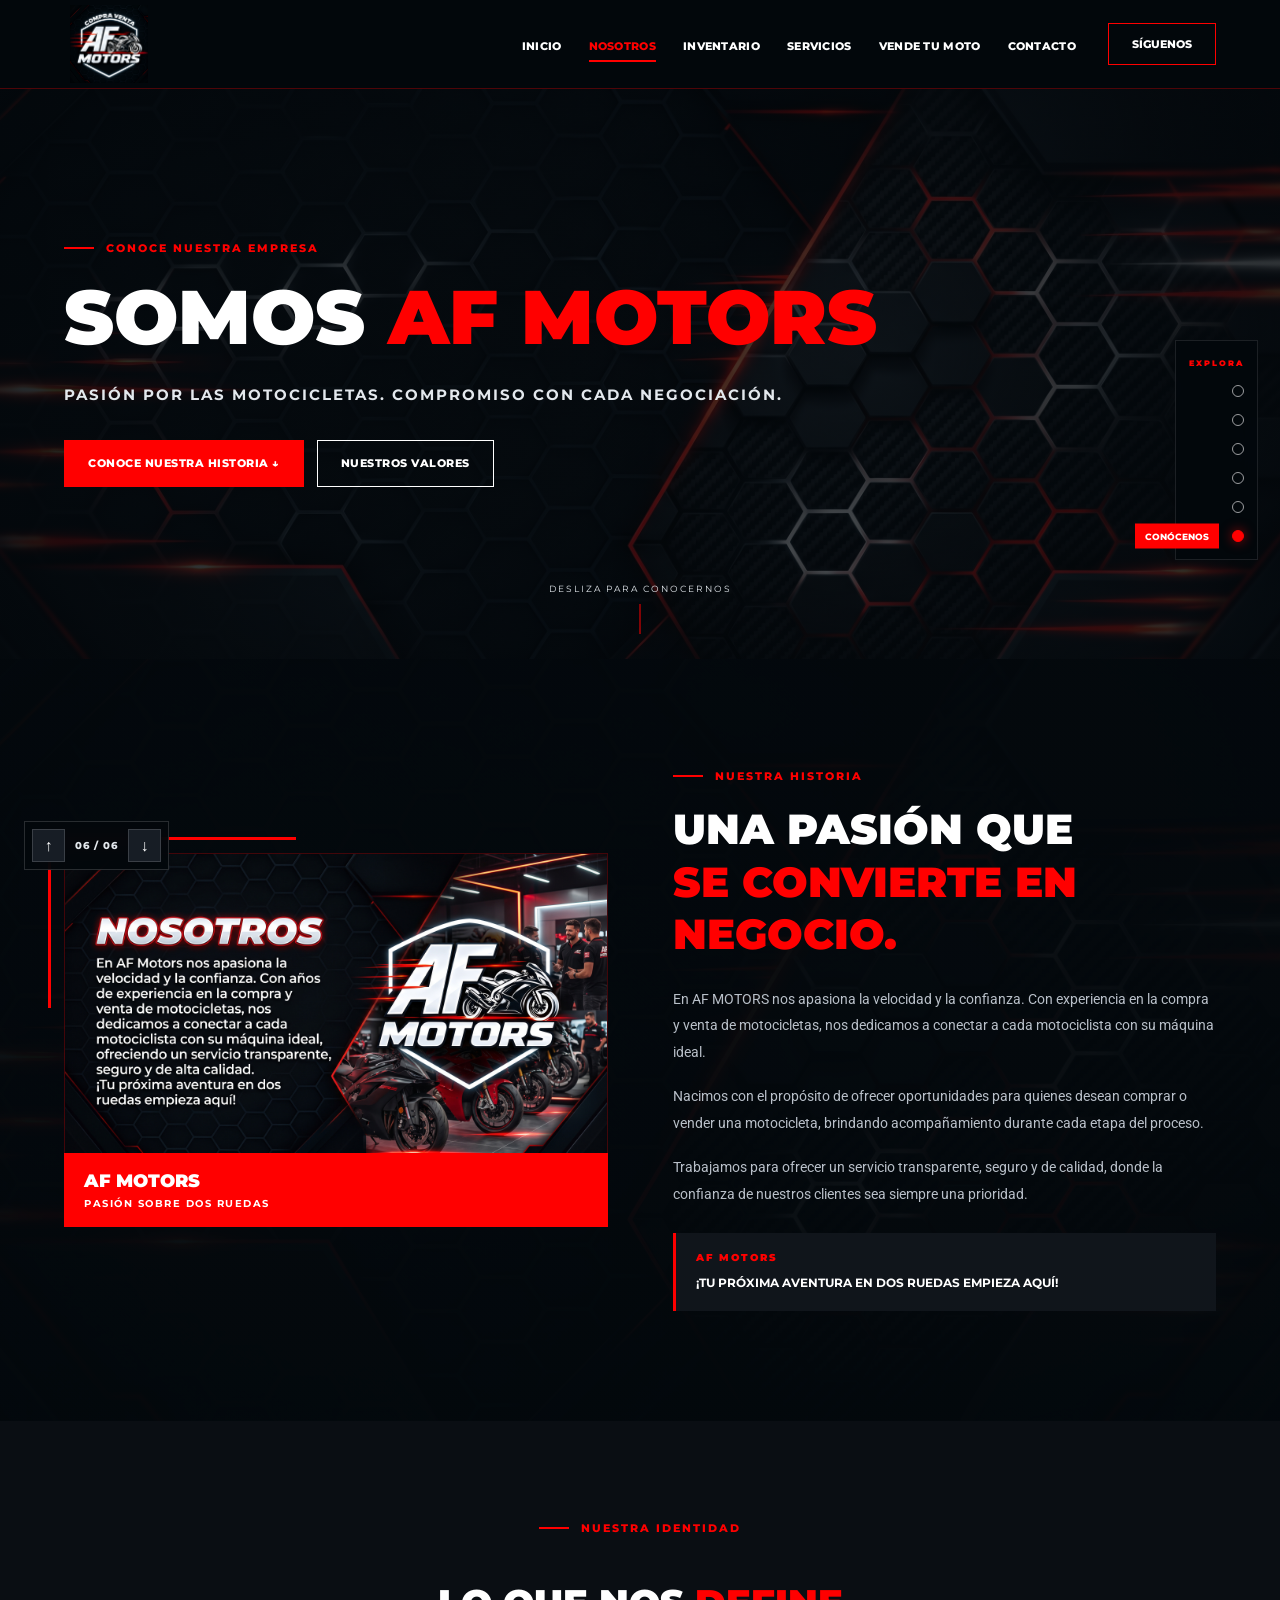
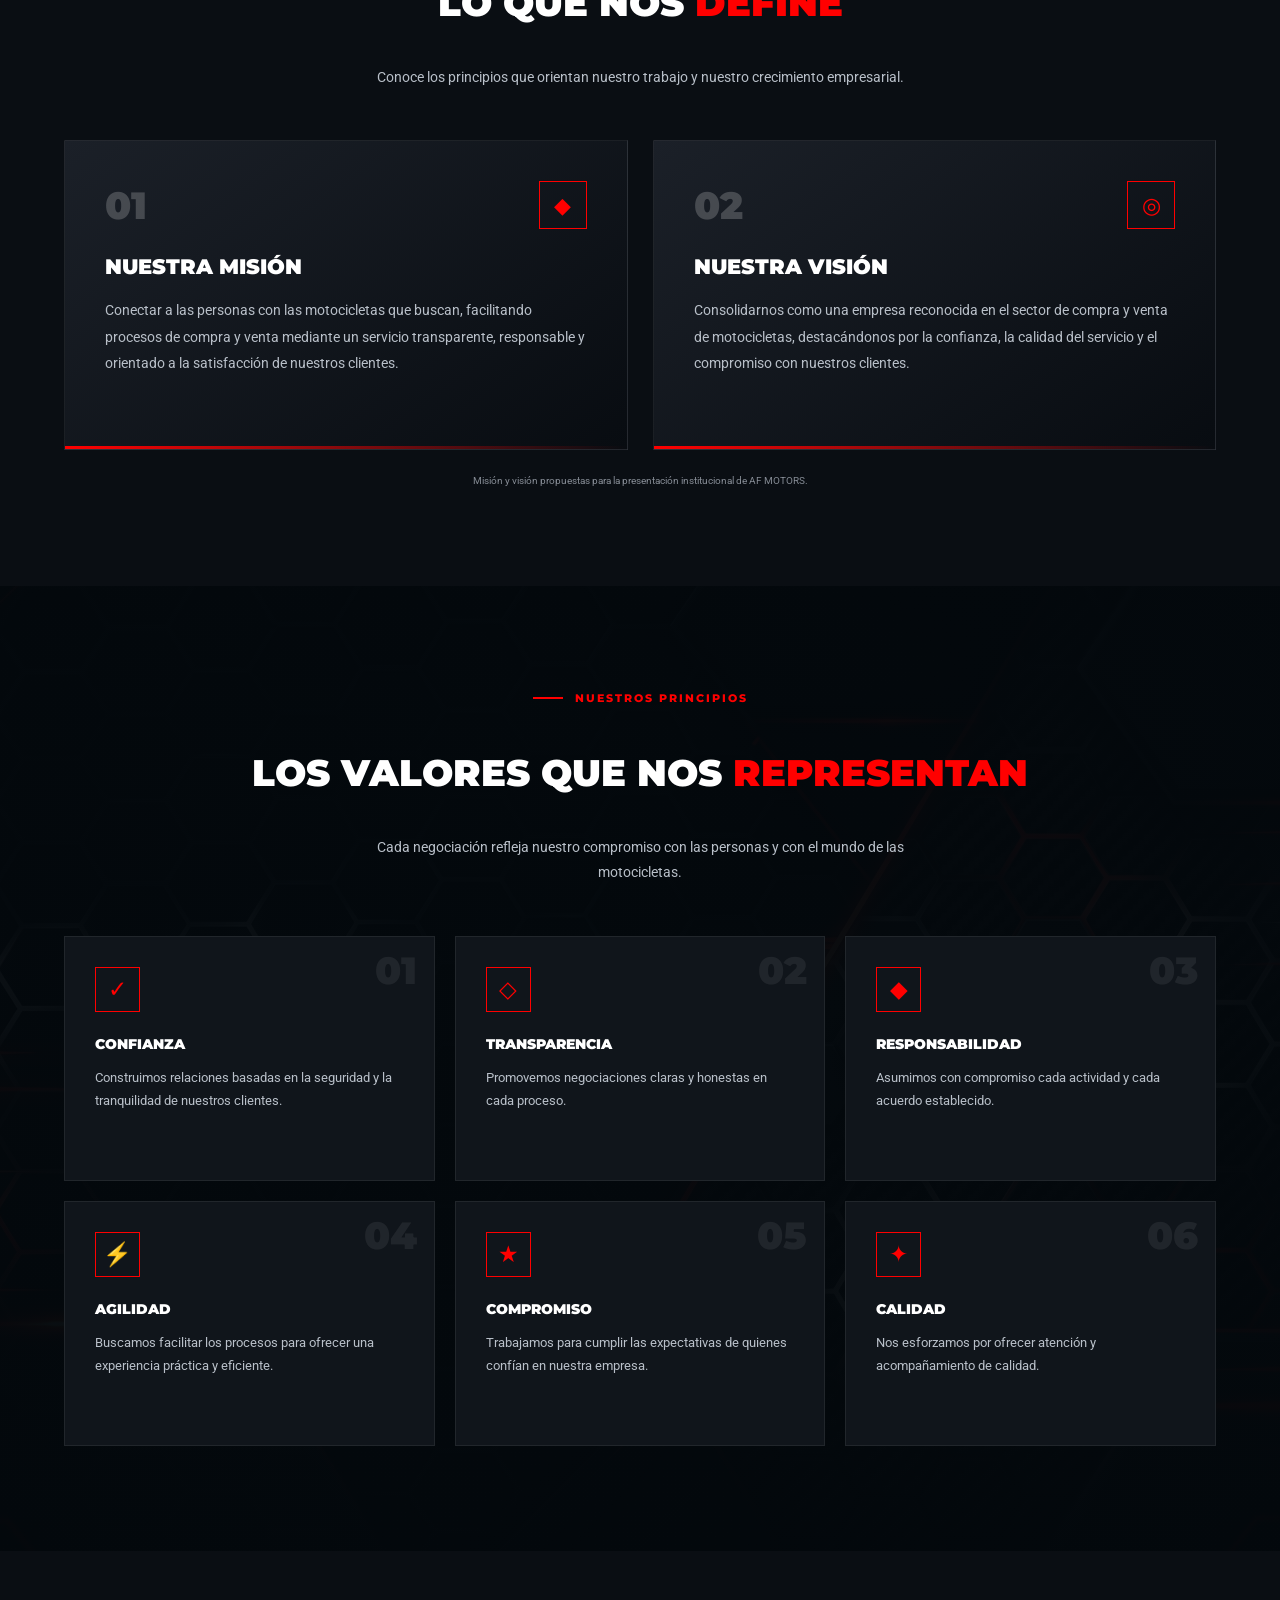
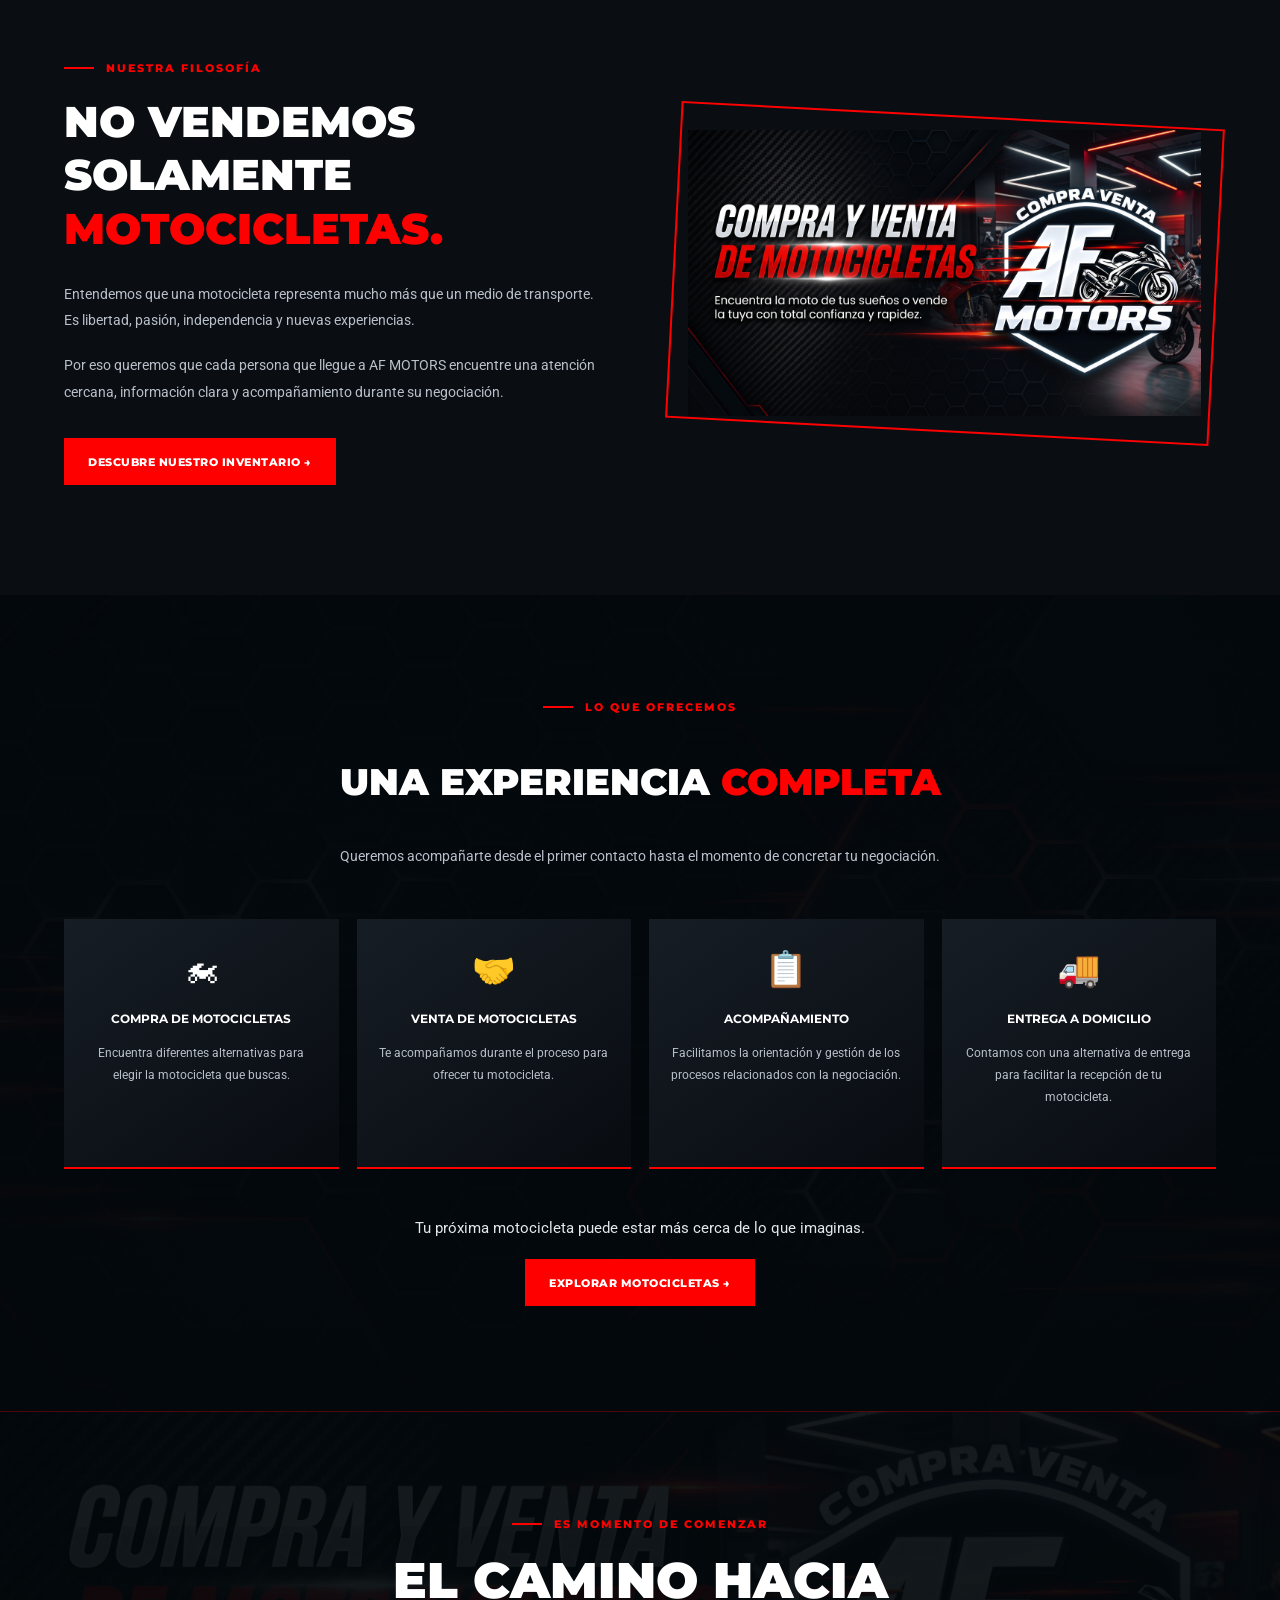
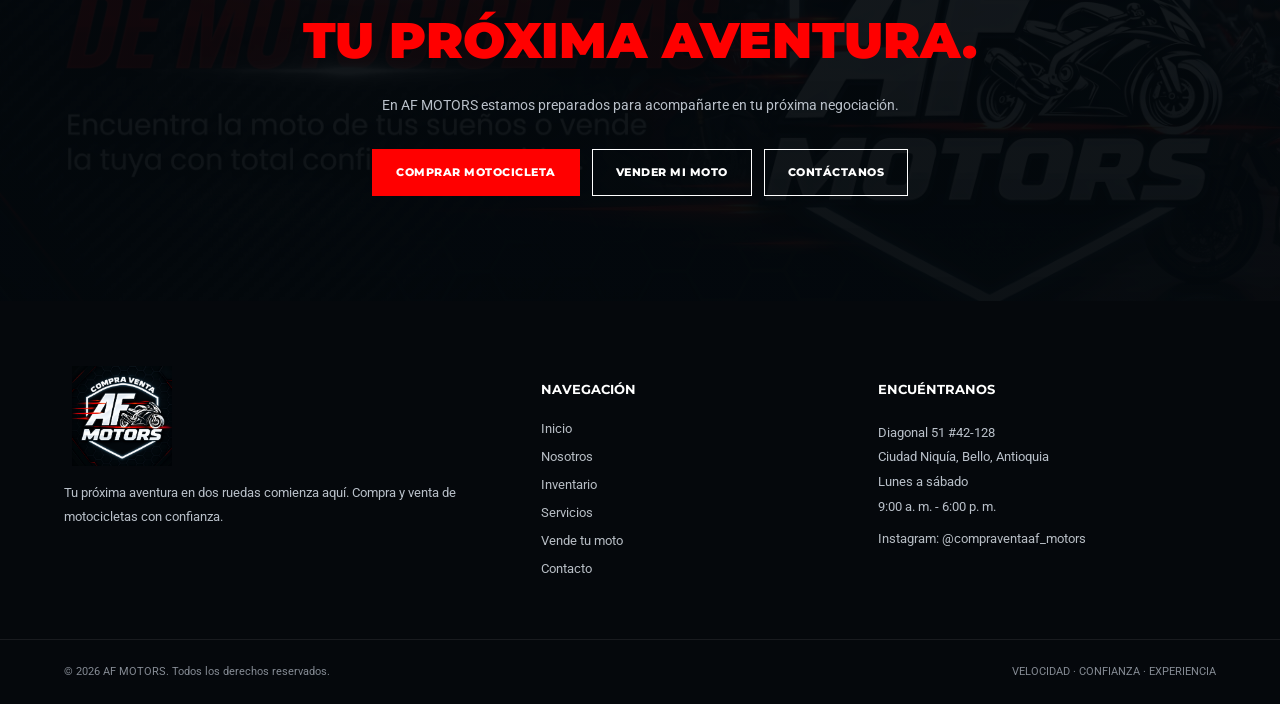
<file: AFMOTORSPROYECTO/nosotros.html>
<!DOCTYPE html>
<html lang="es">

<head>
    <meta charset="UTF-8">
    <meta name="viewport" content="width=device-width, initial-scale=1.0">

    <title>Nosotros | AF MOTORS - Nuestra Empresa</title>

    <meta name="description" content="Conoce AF MOTORS, nuestra historia, misión, visión y valores. Somos especialistas en compra y venta de motocicletas.">

    <meta name="author" content="AF MOTORS">
    <meta name="theme-color" content="#03080C">

    <link rel="icon" type="image/png" href="img/Logo.png">

    <link rel="preconnect" href="https://fonts.googleapis.com">
    <link rel="preconnect" href="https://fonts.gstatic.com" crossorigin>

    <link href="https://fonts.googleapis.com/css2?family=Montserrat:wght@400;500;600;700;800;900&family=Roboto:wght@300;400;500;700&display=swap" rel="stylesheet">

    <link rel="stylesheet" href="css/estilos.css">
</head>

<body>

    <header class="header">

        <div class="container header-content">

            <a href="index.html" class="logo">
                <img src="img/Logo.png" alt="AF MOTORS">
            </a>

            <button class="menu-toggle" id="menu-toggle" aria-label="Abrir menú" aria-expanded="false" aria-controls="navbar">
                <span></span>
                <span></span>
                <span></span>
            </button>

            <nav class="navbar" id="navbar">

                <ul class="nav-links">

                    <li><a href="index.html">INICIO</a></li>

                    <li><a href="nosotros.html" class="active">NOSOTROS</a></li>

                    <!-- Enlace a inventario.html -->
                    <li><a href="inventario.html">INVENTARIO</a></li>

                    <!-- Enlace a servicios.html -->
                    <li><a href="servicios.html">SERVICIOS</a></li>

                    <!-- Enlace a vende-tu-moto.html -->
                    <li><a href="vende-tu-moto.html">VENDE TU MOTO</a></li>

                    <!-- Enlace a contacto.html -->
                    <li><a href="contacto.html">CONTACTO</a></li>

                </ul>

                <a href="https://www.instagram.com/compraventaaf_motors/" target="_blank" rel="noopener noreferrer" class="btn-header">
                    SÍGUENOS
                </a>

            </nav>

        </div>

    </header>


    <main>

        <section class="about-hero" id="presentacion">

            <div class="about-hero-background"></div>

            <div class="container about-hero-content">

                <div class="section-tag">
                    <span></span>
                    CONOCE NUESTRA EMPRESA
                </div>

                <h1>
                    SOMOS <span>AF MOTORS</span>
                </h1>

                <p>
                    PASIÓN POR LAS MOTOCICLETAS.
                    COMPROMISO CON CADA NEGOCIACIÓN.
                </p>

                <div class="about-hero-buttons">

                    <a href="#historia" class="btn btn-primary section-scroll">
                        CONOCE NUESTRA HISTORIA ↓
                    </a>

                    <a href="#valores" class="btn btn-outline section-scroll">
                        NUESTROS VALORES
                    </a>

                </div>

            </div>

            <div class="about-hero-bottom">
                <span>DESLIZA PARA CONOCERNOS</span>
                <span class="scroll-line"></span>
            </div>

        </section>


        <nav class="section-navigation" aria-label="Navegación de secciones">

            <span class="section-navigation-title">EXPLORA</span>

            <a href="#historia" class="section-dot active" data-section="historia" aria-label="Ir a nuestra historia">
                <span>HISTORIA</span>
            </a>

            <a href="#mision-vision" class="section-dot" data-section="mision-vision" aria-label="Ir a misión y visión">
                <span>MISIÓN Y VISIÓN</span>
            </a>

            <a href="#valores" class="section-dot" data-section="valores" aria-label="Ir a nuestros valores">
                <span>VALORES</span>
            </a>

            <a href="#filosofia" class="section-dot" data-section="filosofia" aria-label="Ir a nuestra filosofía">
                <span>FILOSOFÍA</span>
            </a>

            <a href="#experiencia" class="section-dot" data-section="experiencia" aria-label="Ir a nuestra experiencia">
                <span>EXPERIENCIA</span>
            </a>

            <a href="#conocenos" class="section-dot" data-section="conocenos" aria-label="Ir a conocer nuestros servicios">
                <span>CONÓCENOS</span>
            </a>

        </nav>


        <section class="about-history about-section-page" id="historia">

            <div class="container about-history-grid">

                <div class="history-image">

                    <img src="img/nosotros.jpg" alt="Presentación de AF MOTORS" loading="lazy">

                    <div class="history-image-label">
                        <span>AF MOTORS</span>
                        <strong>PASIÓN SOBRE DOS RUEDAS</strong>
                    </div>

                </div>


                <div class="history-content">

                    <div class="section-tag">
                        <span></span>
                        NUESTRA HISTORIA
                    </div>

                    <h2>
                        UNA PASIÓN QUE<br>
                        <span>SE CONVIERTE EN NEGOCIO.</span>
                    </h2>

                    <p>
                        En AF MOTORS nos apasiona la velocidad y la confianza.
                        Con experiencia en la compra y venta de motocicletas,
                        nos dedicamos a conectar a cada motociclista con
                        su máquina ideal.
                    </p>

                    <p>
                        Nacimos con el propósito de ofrecer oportunidades
                        para quienes desean comprar o vender una motocicleta,
                        brindando acompañamiento durante cada etapa del proceso.
                    </p>

                    <p>
                        Trabajamos para ofrecer un servicio transparente,
                        seguro y de calidad, donde la confianza de nuestros
                        clientes sea siempre una prioridad.
                    </p>

                    <div class="history-highlight">

                        <span>AF MOTORS</span>

                        <strong>
                            ¡TU PRÓXIMA AVENTURA EN DOS RUEDAS EMPIEZA AQUÍ!
                        </strong>

                    </div>

                </div>

            </div>

        </section>


        <section class="mission-section about-section-page" id="mision-vision">

            <div class="container">

                <div class="section-heading center">

                    <div class="section-tag">
                        <span></span>
                        NUESTRA IDENTIDAD
                    </div>

                    <h2>
                        LO QUE NOS <span>DEFINE</span>
                    </h2>

                    <p>
                        Conoce los principios que orientan nuestro trabajo
                        y nuestro crecimiento empresarial.
                    </p>

                </div>


                <div class="mission-grid">

                    <article class="mission-card">

                        <div class="mission-icon">
                            <span>01</span>
                            <i>◆</i>
                        </div>

                        <h3>NUESTRA MISIÓN</h3>

                        <p>
                            Conectar a las personas con las motocicletas
                            que buscan, facilitando procesos de compra
                            y venta mediante un servicio transparente,
                            responsable y orientado a la satisfacción
                            de nuestros clientes.
                        </p>

                        <div class="mission-card-line"></div>

                    </article>


                    <article class="mission-card vision-card">

                        <div class="mission-icon">
                            <span>02</span>
                            <i>◎</i>
                        </div>

                        <h3>NUESTRA VISIÓN</h3>

                        <p>
                            Consolidarnos como una empresa reconocida
                            en el sector de compra y venta de motocicletas,
                            destacándonos por la confianza, la calidad
                            del servicio y el compromiso con nuestros clientes.
                        </p>

                        <div class="mission-card-line"></div>

                    </article>

                </div>

                <p class="content-note">
                    Misión y visión propuestas para la presentación institucional de AF MOTORS.
                </p>

            </div>

        </section>


        <section class="values-section about-section-page" id="valores">

            <div class="container">

                <div class="section-heading center">

                    <div class="section-tag">
                        <span></span>
                        NUESTROS PRINCIPIOS
                    </div>

                    <h2>
                        LOS VALORES QUE NOS <span>REPRESENTAN</span>
                    </h2>

                    <p>
                        Cada negociación refleja nuestro compromiso
                        con las personas y con el mundo de las motocicletas.
                    </p>

                </div>


                <div class="values-grid">

                    <article class="value-card">

                        <div class="value-number">01</div>

                        <div class="value-icon">✓</div>

                        <h3>CONFIANZA</h3>

                        <p>
                            Construimos relaciones basadas en la seguridad
                            y la tranquilidad de nuestros clientes.
                        </p>

                    </article>


                    <article class="value-card">

                        <div class="value-number">02</div>

                        <div class="value-icon">◇</div>

                        <h3>TRANSPARENCIA</h3>

                        <p>
                            Promovemos negociaciones claras y honestas
                            en cada proceso.
                        </p>

                    </article>


                    <article class="value-card">

                        <div class="value-number">03</div>

                        <div class="value-icon">◆</div>

                        <h3>RESPONSABILIDAD</h3>

                        <p>
                            Asumimos con compromiso cada actividad
                            y cada acuerdo establecido.
                        </p>

                    </article>


                    <article class="value-card">

                        <div class="value-number">04</div>

                        <div class="value-icon">⚡</div>

                        <h3>AGILIDAD</h3>

                        <p>
                            Buscamos facilitar los procesos para ofrecer
                            una experiencia práctica y eficiente.
                        </p>

                    </article>


                    <article class="value-card">

                        <div class="value-number">05</div>

                        <div class="value-icon">★</div>

                        <h3>COMPROMISO</h3>

                        <p>
                            Trabajamos para cumplir las expectativas
                            de quienes confían en nuestra empresa.
                        </p>

                    </article>


                    <article class="value-card">

                        <div class="value-number">06</div>

                        <div class="value-icon">✦</div>

                        <h3>CALIDAD</h3>

                        <p>
                            Nos esforzamos por ofrecer atención
                            y acompañamiento de calidad.
                        </p>

                    </article>

                </div>

            </div>

        </section>


        <section class="philosophy-section about-section-page" id="filosofia">

            <div class="container philosophy-content">

                <div class="philosophy-text">

                    <div class="section-tag">
                        <span></span>
                        NUESTRA FILOSOFÍA
                    </div>

                    <h2>
                        NO VENDEMOS<br>
                        SOLAMENTE <span>MOTOCICLETAS.</span>
                    </h2>

                    <p>
                        Entendemos que una motocicleta representa mucho
                        más que un medio de transporte. Es libertad,
                        pasión, independencia y nuevas experiencias.
                    </p>

                    <p>
                        Por eso queremos que cada persona que llegue
                        a AF MOTORS encuentre una atención cercana,
                        información clara y acompañamiento durante
                        su negociación.
                    </p>

                    <a href="inventario.html" class="btn btn-primary">
                        DESCUBRE NUESTRO INVENTARIO →
                    </a>

                </div>


                <div class="philosophy-image">

                    <img src="img/hero.jpg" alt="Identidad y pasión por las motocicletas de AF MOTORS" loading="lazy">

                    <div class="philosophy-decoration"></div>

                </div>

            </div>

        </section>


        <section class="experience-section about-section-page" id="experiencia">

            <div class="container">

                <div class="section-heading center">

                    <div class="section-tag">
                        <span></span>
                        LO QUE OFRECEMOS
                    </div>

                    <h2>
                        UNA EXPERIENCIA <span>COMPLETA</span>
                    </h2>

                    <p>
                        Queremos acompañarte desde el primer contacto
                        hasta el momento de concretar tu negociación.
                    </p>

                </div>


                <div class="experience-grid">

                    <article class="experience-item">

                        <div class="experience-icon">🏍</div>

                        <h3>COMPRA DE MOTOCICLETAS</h3>

                        <p>
                            Encuentra diferentes alternativas
                            para elegir la motocicleta que buscas.
                        </p>

                    </article>


                    <article class="experience-item">

                        <div class="experience-icon">🤝</div>

                        <h3>VENTA DE MOTOCICLETAS</h3>

                        <p>
                            Te acompañamos durante el proceso
                            para ofrecer tu motocicleta.
                        </p>

                    </article>


                    <article class="experience-item">

                        <div class="experience-icon">📋</div>

                        <h3>ACOMPAÑAMIENTO</h3>

                        <p>
                            Facilitamos la orientación y gestión
                            de los procesos relacionados con la negociación.
                        </p>

                    </article>


                    <article class="experience-item">

                        <div class="experience-icon">🚚</div>

                        <h3>ENTREGA A DOMICILIO</h3>

                        <p>
                            Contamos con una alternativa de entrega
                            para facilitar la recepción de tu motocicleta.
                        </p>

                    </article>

                </div>

                <div class="experience-cta">

                    <p>Tu próxima motocicleta puede estar más cerca de lo que imaginas.</p>

                    <a href="inventario.html" class="btn btn-primary">
                        EXPLORAR MOTOCICLETAS →
                    </a>

                </div>

            </div>

        </section>


        <section class="about-final about-section-page" id="conocenos">

            <div class="container about-final-content">

                <div class="section-tag">
                    <span></span>
                    ES MOMENTO DE COMENZAR
                </div>

                <h2>
                    EL CAMINO HACIA<br>
                    <span>TU PRÓXIMA AVENTURA.</span>
                </h2>

                <p>
                    En AF MOTORS estamos preparados para acompañarte
                    en tu próxima negociación.
                </p>

                <div class="about-final-buttons">

                    <!-- Enlace a inventario.html -->
                    <a href="inventario.html" class="btn btn-primary">
                        COMPRAR MOTOCICLETA
                    </a>

                    <!-- Enlace a vende-tu-moto.html -->
                    <a href="vende-tu-moto.html" class="btn btn-outline">
                        VENDER MI MOTO
                    </a>

                    <!-- Enlace a contacto.html -->
                    <a href="contacto.html" class="btn btn-outline">
                        CONTÁCTANOS
                    </a>

                </div>

            </div>

        </section>

    </main>


    <footer class="footer">

        <div class="container footer-content">

            <div class="footer-brand">

                <img src="img/Logo.png" alt="AF MOTORS">

                <p>
                    Tu próxima aventura en dos ruedas comienza aquí.
                    Compra y venta de motocicletas con confianza.
                </p>

            </div>


            <div class="footer-links">

                <h3>NAVEGACIÓN</h3>

                <ul>

                    <li><a href="index.html">Inicio</a></li>
                    <li><a href="nosotros.html">Nosotros</a></li>

                    <!-- Enlace a inventario.html -->
                    <li><a href="inventario.html">Inventario</a></li>

                    <!-- Enlace a servicios.html -->
                    <li><a href="servicios.html">Servicios</a></li>

                    <!-- Enlace a vende-tu-moto.html -->
                    <li><a href="vende-tu-moto.html">Vende tu moto</a></li>

                    <!-- Enlace a contacto.html -->
                    <li><a href="contacto.html">Contacto</a></li>

                </ul>

            </div>


            <div class="footer-contact">

                <h3>ENCUÉNTRANOS</h3>

                <p>Diagonal 51 #42-128</p>
                <p>Ciudad Niquía, Bello, Antioquia</p>

                <p>Lunes a sábado</p>
                <p>9:00 a. m. - 6:00 p. m.</p>

                <a href="https://www.instagram.com/compraventaaf_motors/" target="_blank" rel="noopener noreferrer">
                    Instagram: @compraventaaf_motors
                </a>

            </div>

        </div>


        <div class="footer-bottom">

            <p>© 2026 AF MOTORS. Todos los derechos reservados.</p>

            <p>VELOCIDAD · CONFIANZA · EXPERIENCIA</p>

        </div>

    </footer>


    <button class="about-top-button" id="about-top-button" aria-label="Volver al inicio de la página">
        ↑
    </button>


    <div class="about-section-controls">

        <button id="previous-section" aria-label="Sección anterior">
            ↑
        </button>

        <span id="section-counter">01 / 06</span>

        <button id="next-section" aria-label="Siguiente sección">
            ↓
        </button>

    </div>


    <script>

        const menuToggle = document.getElementById("menu-toggle");
        const navbar = document.getElementById("navbar");

        menuToggle.addEventListener("click", () => {

            const isOpen = navbar.classList.toggle("active");

            menuToggle.classList.toggle("active");

            menuToggle.setAttribute("aria-expanded", isOpen);

        });


        document.querySelectorAll(".nav-links a").forEach(link => {

            link.addEventListener("click", () => {

                navbar.classList.remove("active");
                menuToggle.classList.remove("active");

                menuToggle.setAttribute("aria-expanded", "false");

            });

        });


        const sectionIds = [
            "historia",
            "mision-vision",
            "valores",
            "filosofia",
            "experiencia",
            "conocenos"
        ];

        const sections = sectionIds.map(id => document.getElementById(id));

        const sectionLinks = document.querySelectorAll(".section-dot");

        const sectionCounter = document.getElementById("section-counter");

        const topButton = document.getElementById("about-top-button");

        const previousButton = document.getElementById("previous-section");

        const nextButton = document.getElementById("next-section");

        let currentSection = 0;
        let scrollAnimation = null;


        function smoothScrollTo(target) {

            if (scrollAnimation !== null) {
                cancelAnimationFrame(scrollAnimation);
            }

            const startPosition = window.scrollY;

            const targetPosition = Math.max(
                0,
                target.getBoundingClientRect().top + window.scrollY - 88
            );

            const distance = targetPosition - startPosition;

            const duration = 1500;

            const startTime = performance.now();

            document.documentElement.style.scrollBehavior = "auto";

            function animate(currentTime) {

                const elapsed = currentTime - startTime;

                const progress = Math.min(elapsed / duration, 1);

                const ease = 1 - Math.pow(1 - progress, 4);

                window.scrollTo(
                    0,
                    startPosition + distance * ease
                );

                if (progress < 1) {

                    scrollAnimation = requestAnimationFrame(animate);

                } else {

                    window.scrollTo(0, targetPosition);

                    document.documentElement.style.scrollBehavior = "";

                    scrollAnimation = null;

                }

            }

            scrollAnimation = requestAnimationFrame(animate);

        }


        function goToSection(index) {

            const validIndex = Math.max(
                0,
                Math.min(index, sections.length - 1)
            );

            smoothScrollTo(sections[validIndex]);

            updateSection(validIndex);

        }


        function updateSection(index) {

            currentSection = index;

            sectionLinks.forEach((link, linkIndex) => {

                link.classList.toggle(
                    "active",
                    linkIndex === index
                );

            });

            sectionCounter.textContent =
                String(index + 1).padStart(2, "0") +
                " / " +
                String(sections.length).padStart(2, "0");

        }


        sectionLinks.forEach((link, index) => {

            link.addEventListener("click", event => {

                event.preventDefault();

                goToSection(index);

            });

        });


        document.querySelectorAll(".section-scroll").forEach(link => {

    link.addEventListener("click", event => {

        event.preventDefault();

        const targetId = link.getAttribute("href").substring(1);

        const index = sectionIds.indexOf(targetId);

        if (index !== -1) {
            goToSection(index);
        }

    });

});


        previousButton.addEventListener("click", () => {

            if (currentSection === 0) {

                smoothScrollTo(document.getElementById("presentacion"));

            } else {

                goToSection(currentSection - 1);

            }

        });


        nextButton.addEventListener("click", () => {

            goToSection(currentSection + 1);

        });


        topButton.addEventListener("click", () => {

            smoothScrollTo(document.getElementById("presentacion"));

        });


        const observer = new IntersectionObserver(entries => {

            const visibleSections = entries
                .filter(entry => entry.isIntersecting)
                .sort((a, b) => b.intersectionRatio - a.intersectionRatio);

            if (visibleSections.length > 0) {

                const index = sections.indexOf(visibleSections[0].target);

                if (index !== -1) {
                    updateSection(index);
                }

            }

        }, {
            threshold: [0.2, 0.4, 0.6],
            rootMargin: "-10% 0px -20% 0px"
        });


        sections.forEach(section => {
            observer.observe(section);
        });


        window.addEventListener("scroll", () => {

            topButton.classList.toggle(
                "visible",
                window.scrollY > 350
            );

        }, {
            passive: true
        });

    </script>

</body>

</html>
</file>
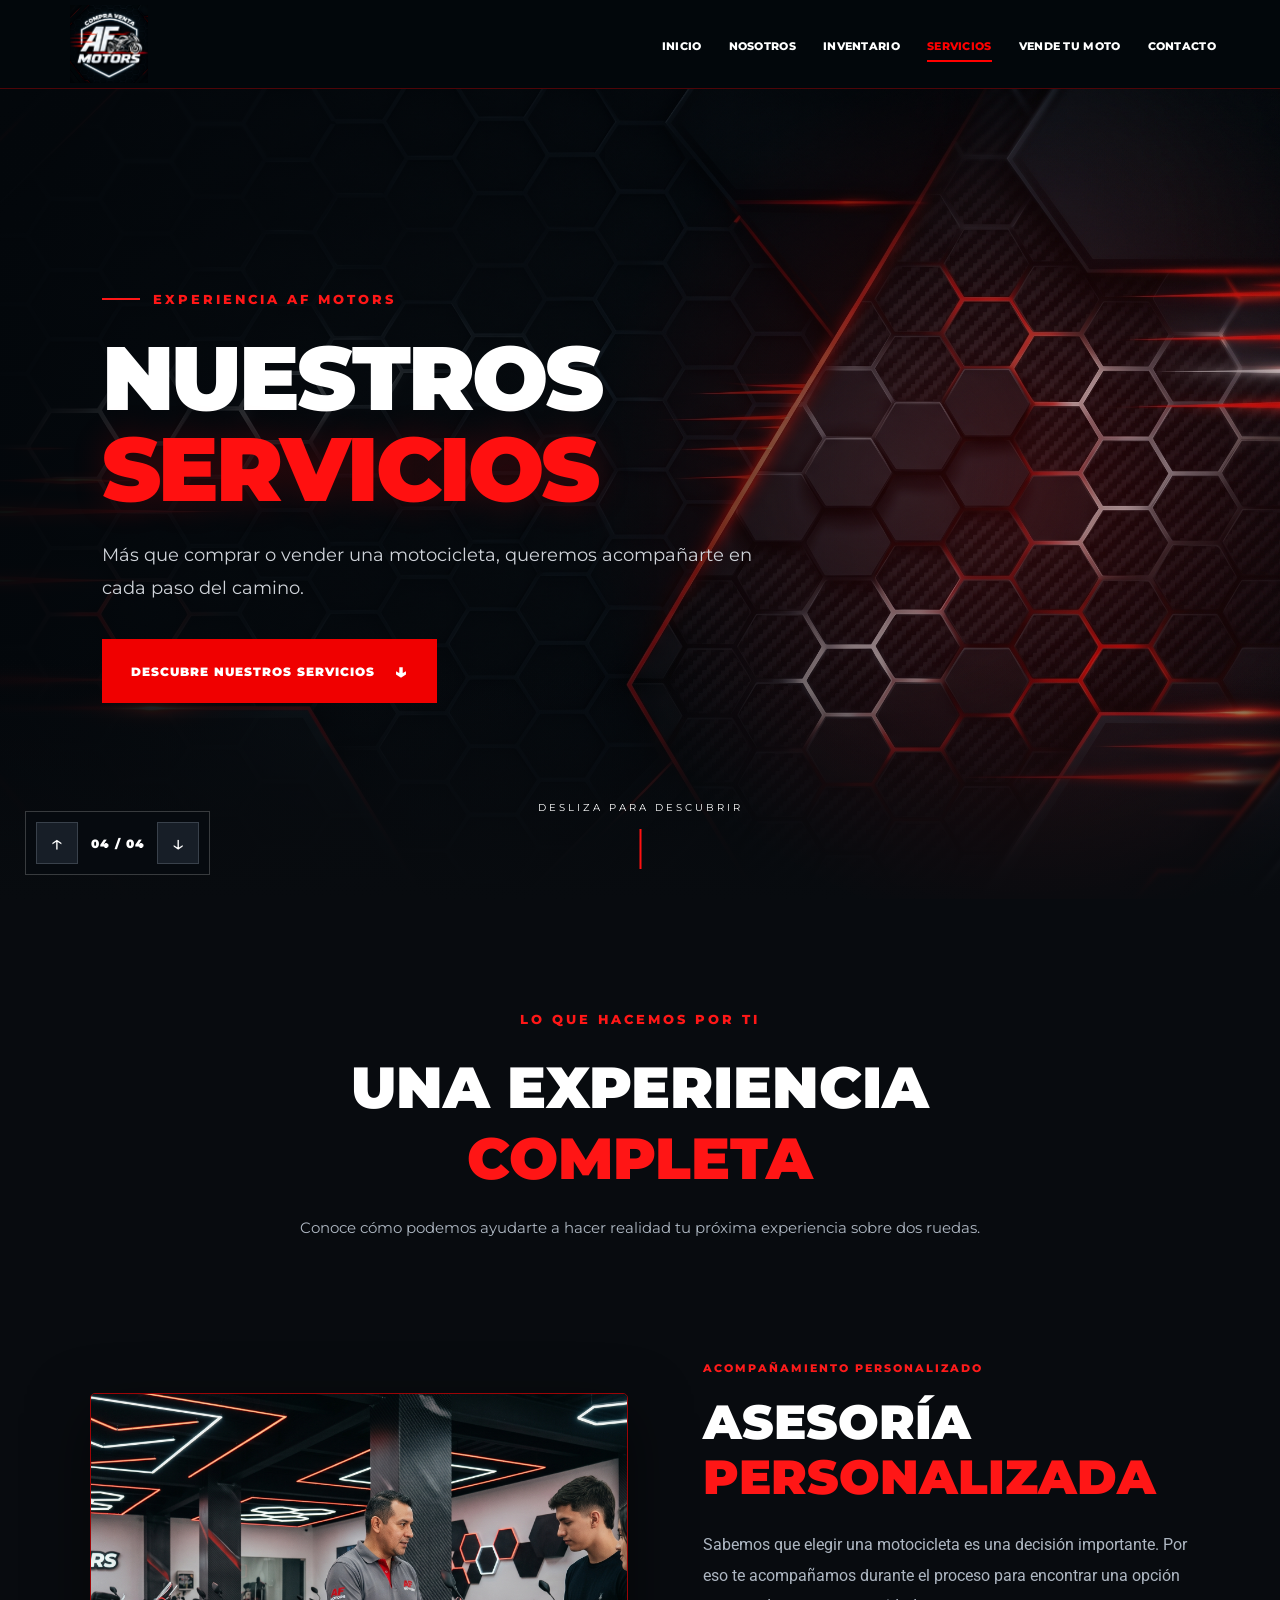
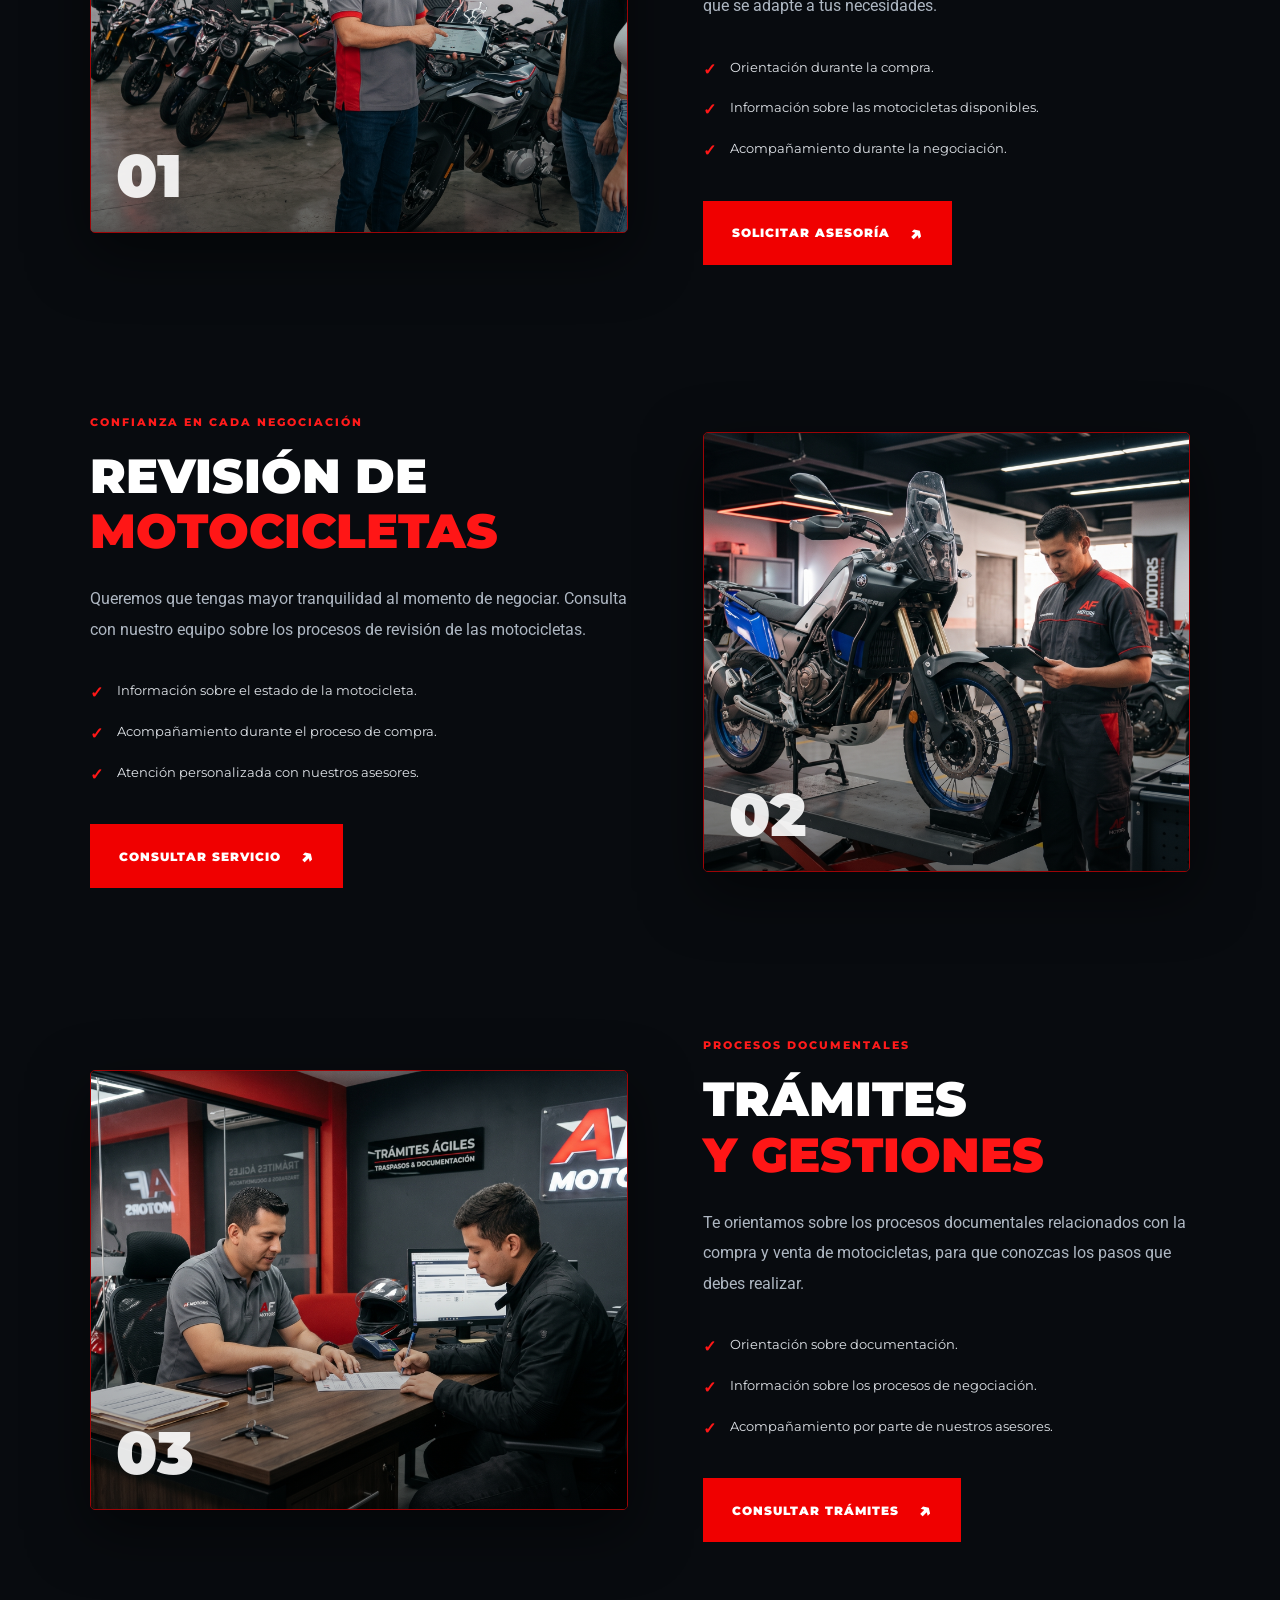
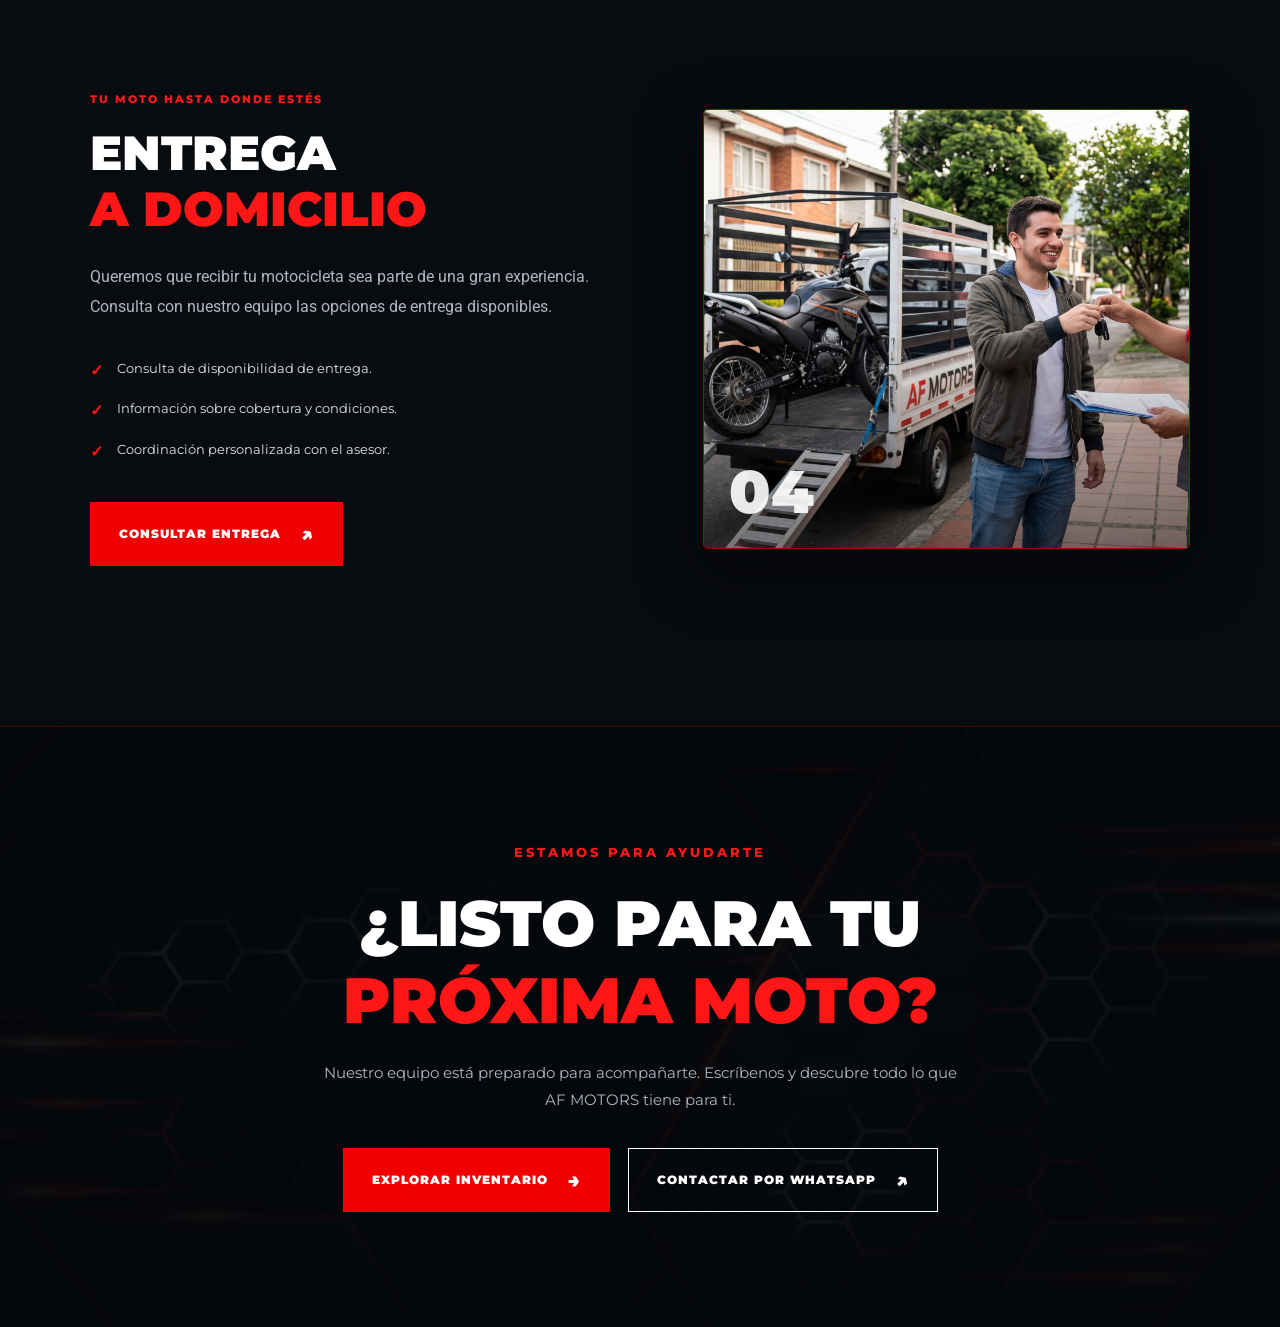
<file: AFMOTORSPROYECTO/servicios.html>
<!DOCTYPE html>
<html lang="es">
<head>
    <meta charset="UTF-8">
    <meta name="viewport" content="width=device-width, initial-scale=1.0">

    <title>Servicios | AF MOTORS</title>

    <meta name="description" content="Conoce los servicios de AF MOTORS: asesoría, revisión de motocicletas, trámites y entregas.">

    <link rel="icon" type="image/png" href="img/Logo.png">

    <link rel="preconnect" href="https://fonts.googleapis.com">
    <link rel="preconnect" href="https://fonts.gstatic.com" crossorigin>

    <link href="https://fonts.googleapis.com/css2?family=Montserrat:wght@400;500;600;700;800;900&family=Roboto:wght@300;400;500;700&display=swap" rel="stylesheet">

    <link rel="stylesheet" href="css/estilos.css">
</head>

<body class="services-page">

    <!-- HEADER -->
    <header class="header">
        <div class="container header-content">

            <a href="index.html" class="logo">
                <img src="img/Logo.png" alt="AF MOTORS">
            </a>

            <button class="menu-toggle" id="menu-toggle"
                    aria-label="Abrir menú"
                    aria-expanded="false"
                    aria-controls="navbar">
                <span></span>
                <span></span>
                <span></span>
            </button>

            <nav class="navbar" id="navbar">
                <ul class="nav-links">
                    <li><a href="index.html">INICIO</a></li>
                    <li><a href="nosotros.html">NOSOTROS</a></li>
                    <li><a href="inventario.html">INVENTARIO</a></li>
                    <li><a href="servicios.html" class="active">SERVICIOS</a></li>
                    <li><a href="index.html#vende-tu-moto">VENDE TU MOTO</a></li>
                    <li><a href="index.html#contacto">CONTACTO</a></li>
                </ul>
            </nav>

        </div>
    </header>


    <!-- PRESENTACIÓN -->
    <main>

        <section class="services-hero" id="services-top">

            <div class="services-hero-overlay"></div>

            <div class="services-hero-content">

                <span class="services-eyebrow">
                    <span></span>
                    EXPERIENCIA AF MOTORS
                </span>

                <h1>
                    NUESTROS
                    <span>SERVICIOS</span>
                </h1>

                <p>
                    Más que comprar o vender una motocicleta,
                    queremos acompañarte en cada paso del camino.
                </p>

                <a href="#service-asesoria"
                   class="services-main-button service-scroll-link"
                   data-target="service-asesoria">
                    DESCUBRE NUESTROS SERVICIOS
                    <span>↓</span>
                </a>

            </div>

            <div class="services-hero-bottom">
                <span>DESLIZA PARA DESCUBRIR</span>
                <div class="services-scroll-line"></div>
            </div>

        </section>


        <!-- SERVICIOS -->
        <section class="services-showcase" id="services-showcase">

            <div class="services-section-heading">

                <span class="services-eyebrow">
                    LO QUE HACEMOS POR TI
                </span>

                <h2>
                    UNA EXPERIENCIA
                    <span>COMPLETA</span>
                </h2>

                <p>
                    Conoce cómo podemos ayudarte a hacer realidad
                    tu próxima experiencia sobre dos ruedas.
                </p>

            </div>


            <!-- SERVICIO 1 -->
            <article class="service-slide" id="service-asesoria">

                <div class="service-image">
                    <img src="img/ASESORIA-AFMOTORS.jpg"
                         alt="Asesoría personalizada AF MOTORS"
                         loading="lazy">

                    <span class="service-image-number">01</span>
                </div>

                <div class="service-information">

                    <span class="service-label">
                        ACOMPAÑAMIENTO PERSONALIZADO
                    </span>

                    <h2>
                        ASESORÍA
                        <span>PERSONALIZADA</span>
                    </h2>

                    <p>
                        Sabemos que elegir una motocicleta es una decisión
                        importante. Por eso te acompañamos durante el proceso
                        para encontrar una opción que se adapte a tus necesidades.
                    </p>

                    <ul class="service-benefits">
                        <li>Orientación durante la compra.</li>
                        <li>Información sobre las motocicletas disponibles.</li>
                        <li>Acompañamiento durante la negociación.</li>
                    </ul>

                    <a href="https://wa.me/573043909319?text=Hola%2C%20AF%20MOTORS.%20Quiero%20recibir%20asesor%C3%ADa%20personalizada%20para%20comprar%20una%20motocicleta."
                       target="_blank"
                       rel="noopener noreferrer"
                       class="service-contact-button">
                        SOLICITAR ASESORÍA
                        <span>↗</span>
                    </a>

                </div>

            </article>


            <!-- SERVICIO 2 -->
            <article class="service-slide reverse" id="service-revision">

                <div class="service-image">
                    <img src="img/ServicioRevisiónAFMOTORS.jpg"
                         alt="Servicio de revisión de motocicletas"
                         loading="lazy">

                    <span class="service-image-number">02</span>
                </div>

                <div class="service-information">

                    <span class="service-label">
                        CONFIANZA EN CADA NEGOCIACIÓN
                    </span>

                    <h2>
                        REVISIÓN DE
                        <span>MOTOCICLETAS</span>
                    </h2>

                    <p>
                        Queremos que tengas mayor tranquilidad al momento
                        de negociar. Consulta con nuestro equipo sobre
                        los procesos de revisión de las motocicletas.
                    </p>

                    <ul class="service-benefits">
                        <li>Información sobre el estado de la motocicleta.</li>
                        <li>Acompañamiento durante el proceso de compra.</li>
                        <li>Atención personalizada con nuestros asesores.</li>
                    </ul>

                    <a href="https://wa.me/573043909319?text=Hola%2C%20AF%20MOTORS.%20Quiero%20consultar%20sobre%20el%20servicio%20de%20revisi%C3%B3n%20de%20motocicletas."
                       target="_blank"
                       rel="noopener noreferrer"
                       class="service-contact-button">
                        CONSULTAR SERVICIO
                        <span>↗</span>
                    </a>

                </div>

            </article>


            <!-- SERVICIO 3 -->
            <article class="service-slide" id="service-tramites">

                <div class="service-image">
                    <img src="img/TRAMITES-AFMOTORS.jpg"
                         alt="Trámites AF MOTORS"
                         loading="lazy">

                    <span class="service-image-number">03</span>
                </div>

                <div class="service-information">

                    <span class="service-label">
                        PROCESOS DOCUMENTALES
                    </span>

                    <h2>
                        TRÁMITES
                        <span>Y GESTIONES</span>
                    </h2>

                    <p>
                        Te orientamos sobre los procesos documentales
                        relacionados con la compra y venta de motocicletas,
                        para que conozcas los pasos que debes realizar.
                    </p>

                    <ul class="service-benefits">
                        <li>Orientación sobre documentación.</li>
                        <li>Información sobre los procesos de negociación.</li>
                        <li>Acompañamiento por parte de nuestros asesores.</li>
                    </ul>

                    <a href="https://wa.me/573043909319?text=Hola%2C%20AF%20MOTORS.%20Quiero%20informaci%C3%B3n%20sobre%20los%20tr%C3%A1mites%20y%20gestiones%20para%20comprar%20o%20vender%20una%20motocicleta."
                       target="_blank"
                       rel="noopener noreferrer"
                       class="service-contact-button">
                        CONSULTAR TRÁMITES
                        <span>↗</span>
                    </a>

                </div>

            </article>


            <!-- SERVICIO 4 -->
            <article class="service-slide reverse" id="service-entregas">

                <div class="service-image">
                    <img src="img/ENTREGAS-AFMOTORS.jpg"
                         alt="Entrega de motocicletas AF MOTORS"
                         loading="lazy">

                    <span class="service-image-number">04</span>
                </div>

                <div class="service-information">

                    <span class="service-label">
                        TU MOTO HASTA DONDE ESTÉS
                    </span>

                    <h2>
                        ENTREGA
                        <span>A DOMICILIO</span>
                    </h2>

                    <p>
                        Queremos que recibir tu motocicleta sea parte
                        de una gran experiencia. Consulta con nuestro
                        equipo las opciones de entrega disponibles.
                    </p>

                    <ul class="service-benefits">
                        <li>Consulta de disponibilidad de entrega.</li>
                        <li>Información sobre cobertura y condiciones.</li>
                        <li>Coordinación personalizada con el asesor.</li>
                    </ul>

                    <a href="https://wa.me/573043909319?text=Hola%2C%20AF%20MOTORS.%20Quiero%20consultar%20sobre%20la%20entrega%20a%20domicilio%20de%20una%20motocicleta."
                       target="_blank"
                       rel="noopener noreferrer"
                       class="service-contact-button">
                        CONSULTAR ENTREGA
                        <span>↗</span>
                    </a>

                </div>

            </article>

        </section>


        <!-- LLAMADO A LA ACCIÓN -->
        <section class="services-final-cta">

            <span class="services-eyebrow">
                ESTAMOS PARA AYUDARTE
            </span>

            <h2>
                ¿LISTO PARA TU
                <span>PRÓXIMA MOTO?</span>
            </h2>

            <p>
                Nuestro equipo está preparado para acompañarte.
                Escríbenos y descubre todo lo que AF MOTORS tiene para ti.
            </p>

            <div class="services-cta-buttons">

                <a href="inventario.html" class="service-contact-button">
                    EXPLORAR INVENTARIO
                    <span>→</span>
                </a>

                <a href="https://wa.me/573043909319?text=Hola%2C%20AF%20MOTORS.%20Quiero%20recibir%20informaci%C3%B3n%20sobre%20sus%20servicios."
                   target="_blank"
                   rel="noopener noreferrer"
                   class="service-whatsapp-button">
                    CONTACTAR POR WHATSAPP
                    <span>↗</span>
                </a>

            </div>

        </section>

    </main>


    <!-- NAVEGACIÓN ENTRE SECCIONES -->
    <div class="services-navigation">

        <button type="button" id="service-prev"
                aria-label="Servicio anterior">
            ↑
        </button>

        <span id="service-counter">01 / 04</span>

        <button type="button" id="service-next"
                aria-label="Servicio siguiente">
            ↓
        </button>

    </div>


    <!-- VOLVER ARRIBA -->
    <button class="services-top-button" id="services-top-button"
            aria-label="Volver al inicio">
        ↑
    </button>


    <script>
        // MENÚ RESPONSIVE

        const menuToggle = document.getElementById("menu-toggle");
        const navbar = document.getElementById("navbar");

        menuToggle.addEventListener("click", () => {

            const abierto = navbar.classList.toggle("active");

            menuToggle.classList.toggle("active", abierto);

            menuToggle.setAttribute(
                "aria-expanded",
                String(abierto)
            );

        });

        navbar.querySelectorAll("a").forEach(link => {

            link.addEventListener("click", () => {

                navbar.classList.remove("active");
                menuToggle.classList.remove("active");

                menuToggle.setAttribute("aria-expanded", "false");

            });

        });


        // NAVEGACIÓN SUAVE ENTRE SERVICIOS

        const serviceIds = [
            "service-asesoria",
            "service-revision",
            "service-tramites",
            "service-entregas"
        ];

        const serviceSections = serviceIds.map(id =>
            document.getElementById(id)
        );

        const counter = document.getElementById("service-counter");

        const previousButton = document.getElementById("service-prev");
        const nextButton = document.getElementById("service-next");
        const topButton = document.getElementById("services-top-button");

        let currentService = 0;
        let scrollAnimation = null;

        function smoothScrollTo(target, duration = 1100) {

            if (scrollAnimation) {
                cancelAnimationFrame(scrollAnimation);
            }

            const start = window.scrollY;
            const end = target.getBoundingClientRect().top +
                        window.scrollY -
                        document.querySelector(".header").offsetHeight;

            const distance = end - start;
            const startTime = performance.now();

            function animate(now) {

                const progress = Math.min(
                    (now - startTime) / duration,
                    1
                );

                const ease = progress < 0.5
                    ? 4 * progress * progress * progress
                    : 1 - Math.pow(-2 * progress + 2, 3) / 2;

                window.scrollTo(0, start + distance * ease);

                if (progress < 1) {
                    scrollAnimation = requestAnimationFrame(animate);
                } else {
                    scrollAnimation = null;
                }

            }

            scrollAnimation = requestAnimationFrame(animate);
        }


        function goToService(index) {

            if (index < 0 || index >= serviceSections.length) return;

            currentService = index;

            counter.textContent =
                `${String(index + 1).padStart(2, "0")} / 04`;

            smoothScrollTo(serviceSections[index]);

        }


        previousButton.addEventListener("click", () => {

            goToService(
                Math.max(0, currentService - 1)
            );

        });


        nextButton.addEventListener("click", () => {

            goToService(
                Math.min(3, currentService + 1)
            );

        });


        // BOTONES DE DESPLAZAMIENTO

        document.querySelectorAll(".service-scroll-link").forEach(link => {

            link.addEventListener("click", event => {

                event.preventDefault();

                const index = serviceIds.indexOf(
                    link.dataset.target
                );

                goToService(index);

            });

        });


        // DETECTAR SECCIÓN VISIBLE

        const observer = new IntersectionObserver(entries => {

            const visible = entries
                .filter(entry => entry.isIntersecting)
                .sort((a, b) =>
                    b.intersectionRatio - a.intersectionRatio
                );

            if (visible.length > 0) {

                const index = serviceSections.indexOf(
                    visible[0].target
                );

                if (index !== -1) {

                    currentService = index;

                    counter.textContent =
                        `${String(index + 1).padStart(2, "0")} / 04`;

                }

            }

        }, {
            threshold: [0.25, 0.5, 0.7]
        });


        serviceSections.forEach(section => {
            observer.observe(section);
        });


        // BOTÓN VOLVER ARRIBA

        topButton.addEventListener("click", () => {

            smoothScrollTo(
                document.getElementById("services-top"),
                1300
            );

        });


        window.addEventListener("scroll", () => {

            topButton.classList.toggle(
                "visible",
                window.scrollY > 400
            );

        }, { passive: true });

    </script>

</body>
</html>
</file>
<file: AFMOTORSPROYECTO/css/estilos.css>
:root {
    --black: #03080C;
    --dark: #0A0E13;
    --gray: #1E1F26;
    --red: #FF0000;
    --white: #FFFFFF;
    --silver: #E3E8ED;
    --text: #B9C0C9;
    --transition: 0.3s ease;
}

* {
    margin: 0;
    padding: 0;
    box-sizing: border-box;
}

html {
    scroll-behavior: smooth;
}

body {
    background: var(--black);
    color: var(--white);
    font-family: 'Roboto', sans-serif;
    overflow-x: hidden;
}

a {
    color: inherit;
    text-decoration: none;
}

button {
    font: inherit;
}

img {
    display: block;
    max-width: 100%;
}

.container {
    width: min(1200px, 90%);
    margin: 0 auto;
}


/* ENCABEZADO */

.header {
    width: 100%;
    background: rgba(3, 8, 12, 0.98);
    border-bottom: 1px solid rgba(255, 0, 0, 0.3);
    position: sticky;
    top: 0;
    z-index: 1000;
    backdrop-filter: blur(12px);
}

.header-content {
    min-height: 88px;
    display: flex;
    align-items: center;
    justify-content: space-between;
}

.logo img {
    width: 90px;
    height: 78px;
    object-fit: contain;
}

.navbar {
    display: flex;
    align-items: center;
    gap: 32px;
}

.nav-links {
    display: flex;
    align-items: center;
    gap: 27px;
    list-style: none;
}

.nav-links a {
    font-family: 'Montserrat', sans-serif;
    font-size: 11px;
    font-weight: 800;
    letter-spacing: 0.3px;
    position: relative;
    transition: var(--transition);
}

.nav-links a::after {
    content: "";
    position: absolute;
    width: 0;
    height: 2px;
    background: var(--red);
    bottom: -9px;
    left: 0;
    transition: var(--transition);
}

.nav-links a:hover,
.nav-links a.active {
    color: var(--red);
}

.nav-links a:hover::after,
.nav-links a.active::after {
    width: 100%;
}

.btn-header {
    padding: 13px 23px;
    border: 1px solid var(--red);
    font-family: 'Montserrat', sans-serif;
    font-size: 11px;
    font-weight: 800;
    transition: var(--transition);
}

.btn-header:hover {
    background: var(--red);
    box-shadow: 0 0 20px rgba(255, 0, 0, 0.35);
}


/* MENÚ MÓVIL */

.menu-toggle {
    display: none;
}


/* BOTONES GENERALES */

.btn {
    min-height: 47px;
    padding: 13px 23px;
    display: inline-flex;
    align-items: center;
    justify-content: center;
    gap: 12px;
    font-family: 'Montserrat', sans-serif;
    font-size: 11px;
    font-weight: 800;
    letter-spacing: 0.5px;
    transition: var(--transition);
    cursor: pointer;
}

.btn-primary {
    background: var(--red);
    color: var(--white);
    border: 1px solid var(--red);
}

.btn-primary:hover {
    background: #D00000;
    transform: translateY(-3px);
    box-shadow: 0 8px 25px rgba(255, 0, 0, 0.3);
}

.btn-outline {
    background: transparent;
    border: 1px solid var(--white);
    color: var(--white);
}

.btn-outline:hover {
    background: var(--white);
    color: var(--black);
    transform: translateY(-3px);
}


/* CARRUSEL PRINCIPAL */

.hero-carousel {
    width: 100%;
    height: clamp(440px, 48vw, 680px);
    position: relative;
    overflow: hidden;
    background: var(--black);
    isolation: isolate;
}

.carousel-track {
    width: 100%;
    height: 100%;
    position: relative;
}

.carousel-slide {
    position: absolute;
    inset: 0;
    display: flex;
    align-items: center;
    justify-content: center;
    opacity: 0;
    visibility: hidden;
    transition: opacity 0.8s ease, visibility 0.8s ease;
}

.carousel-slide.active {
    opacity: 1;
    visibility: visible;
    z-index: 1;
}

.slide-background {
    position: absolute;
    inset: 0;
    width: 100%;
    height: 100%;
    max-width: none;
    object-fit: cover;
    object-position: center;
    filter: blur(18px) brightness(0.35);
    transform: scale(1.08);
}

.slide-image {
    position: relative;
    z-index: 2;
    width: 100%;
    height: 100%;
    object-fit: contain;
    object-position: center;
    padding: 5px 0 30px;
}

.carousel-arrow {
    position: absolute;
    top: 50%;
    transform: translateY(-50%);
    width: 44px;
    height: 44px;
    display: flex;
    align-items: center;
    justify-content: center;
    background: rgba(3, 8, 12, 0.75);
    border: 1px solid rgba(255, 255, 255, 0.5);
    color: var(--white);
    font-size: 16px;
    cursor: pointer;
    z-index: 5;
    transition: var(--transition);
}

.carousel-arrow:hover {
    background: var(--red);
    border-color: var(--red);
}

.carousel-arrow.prev {
    left: 22px;
}

.carousel-arrow.next {
    right: 22px;
}

.carousel-indicators {
    position: absolute;
    bottom: 20px;
    left: 50%;
    transform: translateX(-50%);
    display: flex;
    align-items: center;
    gap: 9px;
    z-index: 5;
}

.indicator {
    width: 27px;
    height: 4px;
    border: none;
    background: rgba(255, 255, 255, 0.45);
    cursor: pointer;
    transition: var(--transition);
}

.indicator.active {
    width: 45px;
    background: var(--red);
}

.carousel-pause {
    position: absolute;
    right: 24px;
    bottom: 14px;
    width: 32px;
    height: 25px;
    background: rgba(3, 8, 12, 0.7);
    border: 1px solid rgba(255, 255, 255, 0.3);
    color: var(--white);
    cursor: pointer;
    z-index: 5;
    font-size: 13px;
    transition: var(--transition);
}

.carousel-pause:hover {
    border-color: var(--red);
    color: var(--red);
}


/* ACCESOS RÁPIDOS */

.quick-actions {
    background: #10151B;
    border-top: 1px solid rgba(255, 0, 0, 0.3);
    border-bottom: 1px solid rgba(255, 0, 0, 0.2);
    padding: 32px 0;
}

.quick-actions-content {
    display: flex;
    justify-content: space-between;
    align-items: center;
    gap: 30px;
}

.quick-label {
    display: block;
    color: var(--red);
    font-family: 'Montserrat', sans-serif;
    font-size: 10px;
    font-weight: 800;
    letter-spacing: 2px;
    margin-bottom: 8px;
}

.quick-actions-text h2 {
    font-family: 'Montserrat', sans-serif;
    font-size: 21px;
    font-weight: 900;
    margin-bottom: 7px;
}

.quick-actions-text p {
    color: var(--text);
    font-size: 13px;
    line-height: 1.6;
}

.quick-actions-buttons {
    display: flex;
    flex-wrap: wrap;
    gap: 12px;
}


/* ETIQUETAS Y TÍTULOS */

.section-tag {
    display: flex;
    align-items: center;
    gap: 12px;
    color: var(--red);
    font-family: 'Montserrat', sans-serif;
    font-size: 11px;
    font-weight: 800;
    letter-spacing: 2px;
    margin-bottom: 20px;
}

.section-tag span {
    width: 30px;
    height: 2px;
    background: var(--red);
}


/* INTRODUCCIÓN */

.intro-section {
    padding: 95px 0;
    background:
        linear-gradient(rgba(3, 8, 12, 0.94), rgba(3, 8, 12, 0.96)),
        url("../img/fondo-hexagonos.jpg") center / cover;
    border-bottom: 1px solid rgba(255, 255, 255, 0.05);
}

.intro-content {
    max-width: 850px;
    text-align: center;
}

.intro-content .section-tag {
    justify-content: center;
}

.intro-content h1 {
    font-family: 'Montserrat', sans-serif;
    font-size: clamp(30px, 5vw, 49px);
    line-height: 1.2;
    font-weight: 900;
    margin-bottom: 25px;
}

.intro-content h1 span,
.section-heading h2 span,
.about-text h2 span,
.cta-content h2 span {
    color: var(--red);
}

.intro-content p {
    max-width: 720px;
    margin: 0 auto 30px;
    font-size: 15px;
    line-height: 1.9;
    color: var(--text);
}

.text-link {
    display: inline-flex;
    align-items: center;
    gap: 15px;
    color: var(--white);
    font-family: 'Montserrat', sans-serif;
    font-size: 11px;
    font-weight: 800;
    letter-spacing: 1px;
    border-bottom: 2px solid var(--red);
    padding-bottom: 8px;
    transition: var(--transition);
}

.text-link span {
    color: var(--red);
    font-size: 20px;
}

.text-link:hover {
    color: var(--red);
}


/* INVENTARIO */

.inventory-section {
    padding: 90px 0;
    background: var(--dark);
}

.section-heading {
    display: flex;
    align-items: flex-end;
    justify-content: space-between;
    gap: 25px;
    margin-bottom: 40px;
}

.section-heading h2 {
    font-family: 'Montserrat', sans-serif;
    font-size: clamp(25px, 4vw, 37px);
    font-weight: 900;
}

.inventory-placeholder {
    min-height: 330px;
    background:
        linear-gradient(rgba(3, 8, 12, 0.88), rgba(3, 8, 12, 0.94)),
        url("../img/fondo-hexagonos.jpg") center / cover;
    border: 1px solid rgba(255, 0, 0, 0.25);
    display: flex;
    align-items: center;
    justify-content: center;
    text-align: center;
    position: relative;
    overflow: hidden;
}

.inventory-placeholder::before {
    content: "";
    position: absolute;
    width: 250px;
    height: 250px;
    border: 1px solid rgba(255, 0, 0, 0.15);
    transform: rotate(45deg);
}

.inventory-message {
    position: relative;
    z-index: 1;
    padding: 30px;
}

.inventory-icon {
    font-size: 42px;
    margin-bottom: 18px;
}

.inventory-message h3 {
    font-family: 'Montserrat', sans-serif;
    font-size: 23px;
    margin-bottom: 15px;
}

.inventory-message p {
    color: var(--text);
    margin-bottom: 25px;
    line-height: 1.7;
    font-size: 14px;
}


/* BENEFICIOS */

.benefits-section {
    padding: 100px 0;
    background:
        linear-gradient(rgba(3, 8, 12, 0.95), rgba(3, 8, 12, 0.97)),
        url("../img/fondo-hexagonos.jpg") center / cover;
}

.section-heading.center {
    flex-direction: column;
    align-items: center;
    text-align: center;
    margin-bottom: 50px;
}

.section-heading.center p {
    max-width: 600px;
    color: var(--text);
    line-height: 1.8;
    margin-top: 15px;
    font-size: 14px;
}

.benefits-grid {
    display: grid;
    grid-template-columns: repeat(4, 1fr);
    gap: 20px;
}

.benefit-card {
    min-height: 260px;
    background: linear-gradient(145deg, #171B22, #090D12);
    border: 1px solid rgba(255, 255, 255, 0.07);
    padding: 28px 23px;
    position: relative;
    overflow: hidden;
    transition: var(--transition);
}

.benefit-card::after {
    content: "";
    position: absolute;
    height: 3px;
    width: 0;
    background: var(--red);
    left: 0;
    bottom: 0;
    transition: var(--transition);
}

.benefit-card:hover {
    transform: translateY(-7px);
    border-color: rgba(255, 0, 0, 0.5);
}

.benefit-card:hover::after {
    width: 100%;
}

.benefit-number {
    position: absolute;
    top: 18px;
    right: 18px;
    color: rgba(255, 255, 255, 0.08);
    font-family: 'Montserrat', sans-serif;
    font-size: 35px;
    font-weight: 900;
}

.benefit-icon {
    width: 47px;
    height: 47px;
    border: 1px solid var(--red);
    display: flex;
    align-items: center;
    justify-content: center;
    color: var(--red);
    font-size: 22px;
    margin-bottom: 24px;
}

.benefit-card h3 {
    font-family: 'Montserrat', sans-serif;
    font-size: 15px;
    margin-bottom: 14px;
}

.benefit-card p {
    color: var(--text);
    font-size: 13px;
    line-height: 1.8;
}


/* NOSOTROS */

.about-section {
    padding: 100px 0;
    background: var(--dark);
}

.about-content {
    display: grid;
    grid-template-columns: 1fr 1fr;
    gap: 60px;
    align-items: center;
}

.about-image {
    position: relative;
}

.about-image::before {
    content: "";
    position: absolute;
    top: -14px;
    left: -14px;
    width: 45%;
    height: 45%;
    border-top: 3px solid var(--red);
    border-left: 3px solid var(--red);
}

.about-image img {
    width: 100%;
    position: relative;
    z-index: 1;
    object-fit: cover;
}

.about-text h2 {
    font-family: 'Montserrat', sans-serif;
    font-size: clamp(27px, 4vw, 39px);
    font-weight: 900;
    line-height: 1.3;
    margin-bottom: 25px;
}

.about-text p {
    color: var(--text);
    font-size: 14px;
    line-height: 1.9;
    margin-bottom: 18px;
}

.about-text .btn {
    margin-top: 10px;
}


/* LLAMADO A LA ACCIÓN */

.cta-section {
    padding: 95px 0;
    background:
        linear-gradient(90deg, rgba(3, 8, 12, 0.96), rgba(3, 8, 12, 0.85)),
        url("../img/fondo-hexagonos.jpg") center / cover;
    border-top: 1px solid rgba(255, 0, 0, 0.3);
    border-bottom: 1px solid rgba(255, 0, 0, 0.3);
}

.cta-content {
    text-align: center;
    max-width: 850px;
}

.cta-content .section-tag {
    justify-content: center;
}

.cta-content h2 {
    font-family: 'Montserrat', sans-serif;
    font-size: clamp(30px, 5vw, 49px);
    line-height: 1.2;
    font-weight: 900;
    margin-bottom: 20px;
}

.cta-content p {
    color: var(--text);
    font-size: 15px;
    margin-bottom: 30px;
    line-height: 1.8;
}

.cta-buttons {
    display: flex;
    justify-content: center;
    gap: 15px;
    flex-wrap: wrap;
}


/* PIE DE PÁGINA */

.footer {
    background: #05080C;
    padding-top: 65px;
}

.footer-content {
    display: grid;
    grid-template-columns: 1.5fr 1fr 1.2fr;
    gap: 55px;
    padding-bottom: 50px;
}

.footer-brand img {
    width: 115px;
    height: 100px;
    object-fit: contain;
    margin-bottom: 15px;
}

.footer-brand p,
.footer-contact p {
    color: var(--text);
    font-size: 13px;
    line-height: 1.9;
}

.footer-links h3,
.footer-contact h3 {
    font-family: 'Montserrat', sans-serif;
    font-size: 13px;
    margin: 15px 0 24px;
    color: var(--white);
}

.footer-links ul {
    list-style: none;
}

.footer-links li {
    margin-bottom: 13px;
}

.footer-links a,
.footer-contact a {
    color: var(--text);
    font-size: 13px;
    transition: var(--transition);
}

.footer-links a:hover,
.footer-contact a:hover {
    color: var(--red);
}

.footer-contact a {
    display: inline-block;
    margin-top: 15px;
}

.footer-bottom {
    min-height: 65px;
    border-top: 1px solid rgba(255, 255, 255, 0.08);
    display: flex;
    justify-content: space-between;
    align-items: center;
    gap: 20px;
    padding: 15px 5%;
}

.footer-bottom p {
    color: #858B94;
    font-size: 11px;
}


/* TABLETAS */

@media (max-width: 1050px) {

    .navbar {
        gap: 18px;
    }

    .nav-links {
        gap: 16px;
    }

    .nav-links a {
        font-size: 9px;
    }

    .benefits-grid {
        grid-template-columns: repeat(2, 1fr);
    }

    .about-content {
        gap: 35px;
    }

}


/* CELULARES */

@media (max-width: 768px) {

    .header-content {
        min-height: 75px;
    }

    .logo img {
        width: 78px;
        height: 67px;
    }

    .menu-toggle {
        width: 42px;
        height: 42px;
        display: flex;
        flex-direction: column;
        align-items: center;
        justify-content: center;
        gap: 6px;
        background: transparent;
        border: 1px solid rgba(255, 255, 255, 0.2);
        cursor: pointer;
        z-index: 1002;
    }

    .menu-toggle span {
        width: 21px;
        height: 2px;
        background: var(--white);
        transition: var(--transition);
    }

    .menu-toggle.active span:nth-child(1) {
        transform: translateY(8px) rotate(45deg);
    }

    .menu-toggle.active span:nth-child(2) {
        opacity: 0;
    }

    .menu-toggle.active span:nth-child(3) {
        transform: translateY(-8px) rotate(-45deg);
    }

    .navbar {
        position: absolute;
        top: 100%;
        left: 0;
        width: 100%;
        background: #080D12;
        padding: 0 5%;
        display: flex;
        flex-direction: column;
        align-items: stretch;
        gap: 24px;
        max-height: 0;
        overflow: hidden;
        visibility: hidden;
        transition: max-height 0.4s ease, padding 0.4s ease, visibility 0.4s;
        border-bottom: 1px solid transparent;
    }

    .navbar.active {
        max-height: 500px;
        padding-top: 25px;
        padding-bottom: 30px;
        visibility: visible;
        border-color: rgba(255, 0, 0, 0.3);
    }

    .nav-links {
        flex-direction: column;
        align-items: flex-start;
        gap: 24px;
    }

    .nav-links a {
        font-size: 12px;
    }

    .btn-header {
        text-align: center;
    }

    .hero-carousel {
        height: 460px;
    }

    .slide-image {
        padding: 5px 0 35px;
    }

    .carousel-arrow {
        width: 35px;
        height: 35px;
        font-size: 13px;
    }

    .carousel-arrow.prev {
        left: 9px;
    }

    .carousel-arrow.next {
        right: 9px;
    }

    .quick-actions-content {
        flex-direction: column;
        align-items: flex-start;
    }

    .quick-actions-buttons {
        width: 100%;
    }

    .quick-actions-buttons .btn {
        flex: 1;
    }

    .intro-section,
    .inventory-section,
    .benefits-section,
    .about-section {
        padding: 75px 0;
    }

    .section-heading {
        flex-direction: column;
        align-items: flex-start;
    }

    .section-heading > .btn {
        align-self: flex-start;
    }

    .about-content {
        grid-template-columns: 1fr;
        gap: 40px;
    }

    .about-image {
        max-width: 550px;
        margin: 0 auto;
    }

    .footer-content {
        grid-template-columns: 1fr 1fr;
        gap: 35px;
    }

    .footer-brand {
        grid-column: 1 / -1;
    }

    .footer-bottom {
        flex-direction: column;
        text-align: center;
    }

}


/* CELULARES PEQUEÑOS */

@media (max-width: 480px) {

    .container {
        width: 90%;
    }

    .hero-carousel {
        height: 420px;
    }

    .slide-image {
        padding: 0 0 35px;
    }

    .carousel-indicators {
        bottom: 19px;
    }

    .carousel-pause {
        right: 10px;
        bottom: 12px;
    }

    .quick-actions {
        padding: 28px 0;
    }

    .quick-actions-text h2 {
        font-size: 18px;
    }

    .quick-actions-buttons {
        flex-direction: column;
    }

    .quick-actions-buttons .btn {
        width: 100%;
    }

    .intro-content h1 {
        font-size: 28px;
    }

    .intro-content p {
        font-size: 13px;
    }

    .benefits-grid {
        grid-template-columns: 1fr;
    }

    .benefit-card {
        min-height: 220px;
    }

    .inventory-placeholder {
        min-height: 290px;
    }

    .inventory-message h3 {
        font-size: 19px;
    }

    .cta-section {
        padding: 75px 0;
    }

    .cta-buttons {
        flex-direction: column;
    }

    .cta-buttons .btn {
        width: 100%;
    }

    .footer-content {
        grid-template-columns: 1fr;
    }

    .footer-brand {
        grid-column: auto;
    }

    .section-tag {
        font-size: 9px;
        letter-spacing: 1px;
    }

}


/* ACCESIBILIDAD */

@media (prefers-reduced-motion: reduce) {

    *,
    *::before,
    *::after {
        scroll-behavior: auto !important;
        transition-duration: 0.01ms !important;
        animation-duration: 0.01ms !important;
        animation-iteration-count: 1 !important;
    }

}

/* PÁGINA NOSOTROS */

.about-hero {
    min-height: 570px;
    position: relative;
    display: flex;
    align-items: center;
    overflow: hidden;
    background: var(--black);
}

.about-hero-background {
    position: absolute;
    inset: 0;
    background:
        linear-gradient(
            90deg,
            rgba(3, 8, 12, 0.88),
            rgba(3, 8, 12, 0.72),
            rgba(3, 8, 12, 0.82)
        ),
        url("../img/fondo-hexagonos.jpg") center / cover no-repeat;
    transform: scale(1.02);
}

.about-hero-content {
    position: relative;
    z-index: 2;
    padding-top: 60px;
    padding-bottom: 80px;
}

.about-hero h1 {
    font-family: 'Montserrat', sans-serif;
    font-size: clamp(40px, 7vw, 76px);
    font-weight: 900;
    line-height: 1.1;
    margin-bottom: 22px;
}

.about-hero h1 span {
    color: var(--red);
}

.about-hero-content > p {
    color: var(--silver);
    font-family: 'Montserrat', sans-serif;
    font-size: 15px;
    font-weight: 700;
    letter-spacing: 2px;
    line-height: 1.8;
    margin-bottom: 32px;
}

.about-hero-buttons {
    display: flex;
    flex-wrap: wrap;
    gap: 13px;
}

.about-hero-bottom {
    position: absolute;
    bottom: 25px;
    left: 50%;
    transform: translateX(-50%);
    display: flex;
    flex-direction: column;
    align-items: center;
    gap: 10px;
    z-index: 2;
    color: var(--silver);
    font-family: 'Montserrat', sans-serif;
    font-size: 9px;
    letter-spacing: 2px;
}

.scroll-line {
    width: 1px;
    height: 30px;
    background: var(--red);
}


/* NAVEGACIÓN ENTRE SECCIONES */

.section-navigation {
    position: fixed;
    right: 22px;
    top: 50%;
    transform: translateY(-50%);
    z-index: 900;
    display: flex;
    flex-direction: column;
    align-items: flex-end;
    gap: 17px;
    padding: 17px 13px;
    background: rgba(3, 8, 12, 0.85);
    border: 1px solid rgba(255, 255, 255, 0.1);
    backdrop-filter: blur(12px);
}

.section-navigation-title {
    color: var(--red);
    font-family: 'Montserrat', sans-serif;
    font-size: 8px;
    font-weight: 900;
    letter-spacing: 2px;
}

.section-dot {
    width: 12px;
    height: 12px;
    border: 1px solid rgba(255, 255, 255, 0.6);
    border-radius: 50%;
    background: transparent;
    position: relative;
    transition: var(--transition);
}

.section-dot span {
    position: absolute;
    right: 24px;
    top: 50%;
    transform: translateY(-50%);
    background: var(--red);
    color: var(--white);
    padding: 7px 10px;
    font-family: 'Montserrat', sans-serif;
    font-size: 9px;
    font-weight: 800;
    white-space: nowrap;
    opacity: 0;
    visibility: hidden;
    transition: var(--transition);
}

.section-dot:hover span,
.section-dot.active span {
    opacity: 1;
    visibility: visible;
}

.section-dot.active {
    background: var(--red);
    border-color: var(--red);
    box-shadow: 0 0 12px rgba(255, 0, 0, 0.6);
}


/* HISTORIA */

.about-section-page {
    scroll-margin-top: 88px;
}

.about-history {
    padding: 110px 0;
    background:
        linear-gradient(rgba(3, 8, 12, 0.96), rgba(3, 8, 12, 0.97)),
        url("../img/fondo-hexagonos.jpg") center / cover;
}

.about-history-grid {
    display: grid;
    grid-template-columns: 1fr 1fr;
    align-items: center;
    gap: 65px;
}

.history-image {
    position: relative;
}

.history-image img {
    width: 100%;
    position: relative;
    z-index: 1;
    border: 1px solid rgba(255, 0, 0, 0.25);
}

.history-image::before {
    content: "";
    position: absolute;
    top: -16px;
    left: -16px;
    width: 45%;
    height: 45%;
    border-top: 3px solid var(--red);
    border-left: 3px solid var(--red);
}

.history-image-label {
    position: relative;
    z-index: 2;
    background: var(--red);
    padding: 17px 20px;
    margin-top: -4px;
    display: flex;
    flex-direction: column;
    gap: 5px;
}

.history-image-label span {
    font-family: 'Montserrat', sans-serif;
    font-weight: 900;
    font-size: 18px;
}

.history-image-label strong {
    font-family: 'Montserrat', sans-serif;
    font-size: 10px;
    letter-spacing: 1.5px;
}

.history-content h2 {
    font-family: 'Montserrat', sans-serif;
    font-size: clamp(27px, 4vw, 42px);
    font-weight: 900;
    line-height: 1.25;
    margin-bottom: 25px;
}

.history-content h2 span {
    color: var(--red);
}

.history-content p {
    color: var(--text);
    font-size: 14px;
    line-height: 1.9;
    margin-bottom: 18px;
}

.history-highlight {
    border-left: 3px solid var(--red);
    background: #10151B;
    padding: 18px 20px;
    margin-top: 25px;
}

.history-highlight span {
    display: block;
    color: var(--red);
    font-family: 'Montserrat', sans-serif;
    font-size: 10px;
    font-weight: 900;
    letter-spacing: 2px;
    margin-bottom: 8px;
}

.history-highlight strong {
    font-family: 'Montserrat', sans-serif;
    font-size: 12px;
    line-height: 1.7;
}


/* MISIÓN Y VISIÓN */

.mission-section {
    padding: 100px 0;
    background: var(--dark);
}

.mission-grid {
    display: grid;
    grid-template-columns: repeat(2, 1fr);
    gap: 25px;
}

.mission-card {
    min-height: 310px;
    position: relative;
    overflow: hidden;
    padding: 40px;
    background: linear-gradient(145deg, #1B2028, #080C11);
    border: 1px solid rgba(255, 255, 255, 0.08);
    transition: var(--transition);
}

.mission-card:hover {
    transform: translateY(-6px);
    border-color: var(--red);
}

.mission-icon {
    display: flex;
    align-items: center;
    justify-content: space-between;
    margin-bottom: 25px;
}

.mission-icon span {
    color: rgba(255, 255, 255, 0.2);
    font-family: 'Montserrat', sans-serif;
    font-size: 38px;
    font-weight: 900;
}

.mission-icon i {
    width: 48px;
    height: 48px;
    display: flex;
    justify-content: center;
    align-items: center;
    color: var(--red);
    border: 1px solid var(--red);
    font-style: normal;
    font-size: 22px;
}

.mission-card h3 {
    font-family: 'Montserrat', sans-serif;
    font-size: 21px;
    font-weight: 900;
    margin-bottom: 18px;
}

.mission-card p {
    color: var(--text);
    font-size: 14px;
    line-height: 1.9;
}

.mission-card-line {
    position: absolute;
    left: 0;
    bottom: 0;
    height: 3px;
    width: 100%;
    background: linear-gradient(90deg, var(--red), transparent);
}

.content-note {
    text-align: center;
    color: #858B94;
    font-size: 10px;
    margin-top: 25px;
}


/* VALORES */

.values-section {
    padding: 105px 0;
    background:
        linear-gradient(rgba(3, 8, 12, 0.96), rgba(3, 8, 12, 0.98)),
        url("../img/fondo-hexagonos.jpg") center / cover;
}

.values-grid {
    display: grid;
    grid-template-columns: repeat(3, 1fr);
    gap: 20px;
}

.value-card {
    position: relative;
    min-height: 245px;
    padding: 30px;
    background: #10151B;
    border: 1px solid rgba(255, 255, 255, 0.07);
    overflow: hidden;
    transition: var(--transition);
}

.value-card:hover {
    transform: translateY(-6px);
    border-color: rgba(255, 0, 0, 0.6);
}

.value-number {
    position: absolute;
    right: 17px;
    top: 10px;
    color: rgba(255, 255, 255, 0.07);
    font-family: 'Montserrat', sans-serif;
    font-size: 38px;
    font-weight: 900;
}

.value-icon {
    width: 45px;
    height: 45px;
    display: flex;
    align-items: center;
    justify-content: center;
    border: 1px solid var(--red);
    color: var(--red);
    font-size: 23px;
    margin-bottom: 23px;
}

.value-card h3 {
    font-family: 'Montserrat', sans-serif;
    font-size: 14px;
    font-weight: 900;
    margin-bottom: 13px;
}

.value-card p {
    color: var(--text);
    font-size: 13px;
    line-height: 1.8;
}


/* FILOSOFÍA */

.philosophy-section {
    padding: 110px 0;
    background: var(--dark);
}

.philosophy-content {
    display: grid;
    grid-template-columns: 1fr 1fr;
    gap: 65px;
    align-items: center;
}

.philosophy-text h2 {
    font-family: 'Montserrat', sans-serif;
    font-size: clamp(29px, 4vw, 43px);
    font-weight: 900;
    line-height: 1.25;
    margin-bottom: 25px;
}

.philosophy-text h2 span {
    color: var(--red);
}

.philosophy-text p {
    color: var(--text);
    font-size: 14px;
    line-height: 1.9;
    margin-bottom: 18px;
}

.philosophy-text .btn {
    margin-top: 15px;
}

.philosophy-image {
    position: relative;
    padding: 15px;
}

.philosophy-image img {
    width: 100%;
    position: relative;
    z-index: 1;
}

.philosophy-decoration {
    position: absolute;
    inset: 0;
    border: 2px solid var(--red);
    transform: rotate(3deg);
}


/* EXPERIENCIA */

.experience-section {
    padding: 105px 0;
    background:
        linear-gradient(rgba(3, 8, 12, 0.96), rgba(3, 8, 12, 0.98)),
        url("../img/fondo-hexagonos.jpg") center / cover;
}

.experience-grid {
    display: grid;
    grid-template-columns: repeat(4, 1fr);
    gap: 18px;
}

.experience-item {
    padding: 30px 22px;
    min-height: 250px;
    background: linear-gradient(145deg, #171D25, #080C11);
    border-bottom: 2px solid var(--red);
    text-align: center;
    transition: var(--transition);
}

.experience-item:hover {
    transform: translateY(-7px);
}

.experience-icon {
    font-size: 35px;
    margin-bottom: 20px;
}

.experience-item h3 {
    font-family: 'Montserrat', sans-serif;
    font-size: 12px;
    line-height: 1.5;
    margin-bottom: 15px;
}

.experience-item p {
    color: var(--text);
    font-size: 12px;
    line-height: 1.8;
}

.experience-cta {
    text-align: center;
    margin-top: 50px;
}

.experience-cta p {
    color: var(--silver);
    font-size: 15px;
    margin-bottom: 22px;
}


/* CIERRE DE NOSOTROS */

.about-final {
    padding: 105px 0;
    background:
        linear-gradient(rgba(3, 8, 12, 0.92), rgba(3, 8, 12, 0.96)),
        url("../img/hero.jpg") center / cover;
    border-top: 1px solid rgba(255, 0, 0, 0.3);
}

.about-final-content {
    text-align: center;
    max-width: 850px;
}

.about-final .section-tag {
    justify-content: center;
}

.about-final h2 {
    font-family: 'Montserrat', sans-serif;
    font-size: clamp(30px, 5vw, 50px);
    font-weight: 900;
    line-height: 1.2;
    margin-bottom: 22px;
}

.about-final h2 span {
    color: var(--red);
}

.about-final-content > p {
    color: var(--text);
    font-size: 14px;
    line-height: 1.8;
    margin-bottom: 30px;
}

.about-final-buttons {
    display: flex;
    justify-content: center;
    gap: 12px;
    flex-wrap: wrap;
}


/* BOTÓN VOLVER ARRIBA */

.about-top-button {
    position: fixed;
    right: 24px;
    bottom: 30px;
    width: 46px;
    height: 46px;
    display: flex;
    align-items: center;
    justify-content: center;
    background: var(--red);
    color: var(--white);
    border: none;
    font-size: 23px;
    cursor: pointer;
    z-index: 950;
    opacity: 0;
    visibility: hidden;
    transform: translateY(15px);
    transition: var(--transition);
}

.about-top-button.visible {
    opacity: 1;
    visibility: visible;
    transform: translateY(0);
}

.about-top-button:hover {
    background: #C90000;
    box-shadow: 0 0 18px rgba(255, 0, 0, 0.4);
}


/* CONTROLES DE SECCIONES */

.about-section-controls {
    position: fixed;
    left: 24px;
    bottom: 30px;
    display: flex;
    align-items: center;
    gap: 10px;
    padding: 7px;
    background: rgba(3, 8, 12, 0.9);
    border: 1px solid rgba(255, 255, 255, 0.15);
    z-index: 950;
    backdrop-filter: blur(10px);
}

.about-section-controls button {
    width: 33px;
    height: 33px;
    display: flex;
    align-items: center;
    justify-content: center;
    background: #171D25;
    color: var(--white);
    border: 1px solid rgba(255, 255, 255, 0.15);
    cursor: pointer;
    font-size: 16px;
    transition: var(--transition);
}

.about-section-controls button:hover {
    background: var(--red);
    border-color: var(--red);
}

.about-section-controls span {
    color: var(--silver);
    font-family: 'Montserrat', sans-serif;
    font-size: 10px;
    font-weight: 800;
    letter-spacing: 1px;
}


/* RESPONSIVE TABLET */

@media (max-width: 1050px) {

    .about-history-grid,
    .philosophy-content {
        gap: 35px;
    }

    .experience-grid {
        grid-template-columns: repeat(2, 1fr);
    }

    .values-grid {
        grid-template-columns: repeat(2, 1fr);
    }

    .section-navigation {
        right: 10px;
    }

}


/* RESPONSIVE CELULARES */

@media (max-width: 768px) {

    .about-hero {
        min-height: 480px;
    }

    .about-hero-content {
        padding-top: 40px;
        padding-bottom: 80px;
    }

    .about-hero h1 {
        font-size: clamp(35px, 9vw, 55px);
    }

    .about-hero-content > p {
        font-size: 11px;
        letter-spacing: 1px;
    }

    .about-hero-buttons {
        flex-direction: column;
        align-items: flex-start;
    }

    .about-hero-buttons .btn {
        width: 100%;
        max-width: 300px;
    }

    .section-navigation {
        top: auto;
        bottom: 100px;
        right: 10px;
        transform: none;
        gap: 12px;
        padding: 12px 9px;
    }

    .section-navigation-title {
        font-size: 7px;
    }

    .section-dot {
        width: 10px;
        height: 10px;
    }

    .section-dot span {
        font-size: 8px;
    }

    .about-history,
    .mission-section,
    .values-section,
    .philosophy-section,
    .experience-section,
    .about-final {
        padding: 75px 0;
    }

    .about-history-grid,
    .philosophy-content {
        grid-template-columns: 1fr;
        gap: 40px;
    }

    .history-image {
        max-width: 550px;
        margin: 0 auto;
    }

    .mission-grid {
        grid-template-columns: 1fr;
    }

    .mission-card {
        min-height: 280px;
        padding: 30px;
    }

    .values-grid {
        grid-template-columns: repeat(2, 1fr);
    }

    .experience-grid {
        grid-template-columns: repeat(2, 1fr);
    }

    .about-final-buttons {
        flex-direction: column;
    }

    .about-final-buttons .btn {
        width: 100%;
    }

}


/* RESPONSIVE CELULARES PEQUEÑOS */

@media (max-width: 480px) {

    .about-hero {
        min-height: 440px;
    }

    .about-hero h1 {
        font-size: 34px;
    }

    .about-hero-bottom {
        font-size: 8px;
    }

    .section-navigation {
        right: 6px;
        padding: 10px 7px;
        gap: 11px;
    }

    .section-navigation-title {
        font-size: 6px;
    }

    .section-dot span {
        right: 20px;
        font-size: 7px;
    }

    .about-history,
    .mission-section,
    .values-section,
    .philosophy-section,
    .experience-section,
    .about-final {
        padding: 65px 0;
    }

    .history-content h2,
    .philosophy-text h2 {
        font-size: 27px;
    }

    .mission-card {
        padding: 25px;
    }

    .values-grid {
        grid-template-columns: 1fr;
    }

    .value-card {
        min-height: 210px;
    }

    .experience-grid {
        grid-template-columns: 1fr;
    }

    .experience-item {
        min-height: 210px;
    }

    .about-section-controls {
        left: 10px;
        bottom: 15px;
        gap: 6px;
        padding: 5px;
    }

    .about-section-controls button {
        width: 30px;
        height: 30px;
    }

    .about-section-controls span {
        font-size: 9px;
    }

    .about-top-button {
        right: 10px;
        bottom: 15px;
        width: 40px;
        height: 40px;
    }

}


/* MOVIMIENTO REDUCIDO */

@media (prefers-reduced-motion: reduce) {

    .about-section-page {
        scroll-behavior: auto;
    }

    .section-dot,
    .about-top-button,
    .value-card,
    .mission-card,
    .experience-item {
        transition: none;
    }

}

/* INVENTARIO AF MOTORS */

.inventory-hero {
    min-height: 440px;
    position: relative;
    display: flex;
    align-items: center;
    background:
        linear-gradient(90deg, rgba(3, 8, 12, .96), rgba(3, 8, 12, .55)),
        url("../img/fondo-hexagonos.jpg") center/cover no-repeat;
    overflow: hidden;
}

.inventory-hero-overlay {
    position: absolute;
    inset: 0;
    background: linear-gradient(110deg, transparent 65%, rgba(255, 0, 0, .12));
}

.inventory-hero-content {
    width: min(1200px, 90%);
    margin: auto;
    position: relative;
    z-index: 1;
    padding: 75px 0;
}

.inventory-eyebrow,
.inventory-section-label {
    color: #ff1616;
    font-family: 'Montserrat', sans-serif;
    font-size: 12px;
    font-weight: 800;
    letter-spacing: 3px;
}

.inventory-hero h1 {
    max-width: 850px;
    margin: 22px 0;
    color: #fff;
    font-family: 'Montserrat', sans-serif;
    font-size: clamp(38px, 6vw, 72px);
    font-weight: 900;
    line-height: 1.08;
}

.inventory-hero h1 span,
.inventory-intro h2 span,
.inventory-heading h2 span,
.quotation-heading h2 span {
    color: #ff1010;
}

.inventory-hero-content > p {
    max-width: 650px;
    color: #d2d2d2;
    font-size: 17px;
    line-height: 1.8;
}

.inventory-main-button,
.inventory-cta a {
    display: inline-flex;
    align-items: center;
    justify-content: center;
    gap: 15px;
    margin-top: 22px;
    padding: 16px 27px;
    background: #ed0808;
    color: #fff;
    font-family: 'Montserrat', sans-serif;
    font-size: 12px;
    font-weight: 800;
    text-decoration: none;
    transition: .3s;
}

.inventory-main-button:hover,
.inventory-cta a:hover {
    background: #fff;
    color: #e60000;
    transform: translateY(-3px);
}

.inventory-intro {
    padding: 75px 0 35px;
    text-align: center;
    background: #080c11;
}

.inventory-intro h2,
.inventory-heading h2,
.quotation-heading h2 {
    margin: 15px 0;
    color: #fff;
    font-family: 'Montserrat', sans-serif;
    font-size: clamp(26px, 4vw, 39px);
    font-weight: 900;
}

.inventory-intro p,
.quotation-heading > p {
    max-width: 700px;
    margin: auto;
    color: #aaa;
    line-height: 1.8;
}

.inventory-catalog {
    padding: 55px 0 90px;
    background: #080c11;
}

.inventory-catalog .container,
.inventory-hero-content,
.inventory-intro .container,
.quotation-section .container,
.inventory-cta .container {
    width: min(1200px, 90%);
    margin-left: auto;
    margin-right: auto;
}

.inventory-heading {
    display: flex;
    align-items: end;
    justify-content: space-between;
    gap: 20px;
    margin-bottom: 35px;
}

.inventory-heading h2 {
    margin-bottom: 0;
}

.inventory-total {
    padding: 11px 16px;
    border: 1px solid #ed1010;
    color: #fff;
    font-family: 'Montserrat', sans-serif;
    font-size: 11px;
    font-weight: 800;
    letter-spacing: 1px;
}

.inventory-filters {
    display: grid;
    grid-template-columns: 1.5fr 1fr 1fr 1fr auto;
    gap: 15px;
    align-items: end;
    margin-bottom: 35px;
    padding: 22px;
    background: #111820;
    border: 1px solid #252c35;
    border-radius: 5px;
}

.inventory-search,
.inventory-filter {
    display: flex;
    flex-direction: column;
    gap: 9px;
}

.inventory-filters label,
.quotation-field label {
    color: #ddd;
    font-family: 'Montserrat', sans-serif;
    font-size: 11px;
    font-weight: 700;
}

.inventory-filters input,
.inventory-filters select,
.quotation-field select {
    width: 100%;
    min-height: 44px;
    padding: 0 12px;
    background: #080c11;
    border: 1px solid #343b44;
    border-radius: 3px;
    color: #fff;
    outline: none;
    font-family: 'Roboto', sans-serif;
}

.inventory-filters input:focus,
.inventory-filters select:focus,
.quotation-field select:focus {
    border-color: #ff1010;
}

.inventory-clear {
    min-height: 44px;
    padding: 0 15px;
    border: 1px solid #ed1010;
    background: transparent;
    color: #fff;
    font-family: 'Montserrat', sans-serif;
    font-size: 10px;
    font-weight: 800;
    cursor: pointer;
    transition: .3s;
}

.inventory-clear:hover {
    background: #ed1010;
}

.inventory-grid {
    display: grid;
    grid-template-columns: repeat(3, minmax(0, 1fr));
    gap: 25px;
}

.motorcycle-card {
    min-width: 0;
    overflow: hidden;
    background: #111820;
    border: 1px solid #252d37;
    border-radius: 5px;
    transition: transform .3s, border-color .3s;
}

.motorcycle-card:hover {
    transform: translateY(-6px);
    border-color: #ed1010;
}

.motorcycle-gallery {
    position: relative;
    height: 245px;
    overflow: hidden;
    background: #080c11;
}

.motorcycle-gallery img {
    width: 100%;
    height: 100%;
    display: block;
    object-fit: cover;
    transition: opacity .25s;
}

.motorcycle-gallery .gallery-button {
    position: absolute;
    top: 50%;
    width: 36px;
    height: 36px;
    display: flex;
    align-items: center;
    justify-content: center;
    transform: translateY(-50%);
    border: 1px solid rgba(255,255,255,.6);
    border-radius: 50%;
    background: rgba(0,0,0,.65);
    color: #fff;
    font-size: 20px;
    cursor: pointer;
    z-index: 2;
}

.motorcycle-gallery .gallery-prev {
    left: 12px;
}

.motorcycle-gallery .gallery-next {
    right: 12px;
}

.motorcycle-gallery .gallery-count {
    position: absolute;
    right: 12px;
    bottom: 12px;
    padding: 7px 11px;
    background: rgba(0,0,0,.8);
    color: #fff;
    font-size: 11px;
}

.motorcycle-condition {
    position: absolute;
    top: 13px;
    left: 13px;
    padding: 7px 12px;
    background: #e50909;
    color: #fff;
    font-family: 'Montserrat', sans-serif;
    font-size: 10px;
    font-weight: 800;
    text-transform: uppercase;
}

.motorcycle-condition.used {
    background: #222a34;
    border: 1px solid #aaa;
}

.motorcycle-condition.pending {
    background: #9b6800;
}

.motorcycle-details {
    padding: 21px;
}

.motorcycle-details h3 {
    margin: 0 0 12px;
    color: #fff;
    font-family: 'Montserrat', sans-serif;
    font-size: 19px;
    font-weight: 800;
}

.motorcycle-price {
    display: block;
    margin-bottom: 17px;
    color: #ff2020;
    font-family: 'Montserrat', sans-serif;
    font-size: 22px;
    font-weight: 900;
}

.motorcycle-specs {
    display: grid;
    grid-template-columns: repeat(2, 1fr);
    gap: 13px;
    padding: 15px 0;
    border-top: 1px solid #303943;
    border-bottom: 1px solid #303943;
}

.motorcycle-spec {
    display: flex;
    flex-direction: column;
    gap: 5px;
}

.motorcycle-spec span:first-child {
    color: #858e99;
    font-size: 11px;
}

.motorcycle-spec span:last-child {
    color: #fff;
    font-size: 13px;
    font-weight: 700;
}

.motorcycle-description {
    margin: 15px 0;
    color: #b4bbc3;
    font-size: 13px;
    line-height: 1.7;
}

.motorcycle-quote {
    width: 100%;
    min-height: 46px;
    display: flex;
    justify-content: center;
    align-items: center;
    margin-top: 15px;
    background: #ed1010;
    color: #fff;
    font-family: 'Montserrat', sans-serif;
    font-size: 11px;
    font-weight: 900;
    text-decoration: none;
    transition: .3s;
}

.motorcycle-quote:hover {
    background: #fff;
    color: #e60000;
}

.inventory-empty {
    padding: 50px 20px;
    text-align: center;
    color: #fff;
}

.inventory-empty h3 {
    font-family: 'Montserrat', sans-serif;
}

.inventory-empty p {
    color: #aaa;
}

.quotation-section {
    padding: 90px 0;
    background: linear-gradient(140deg, #101820, #05080c);
    border-top: 1px solid #292f38;
}

.quotation-heading {
    margin-bottom: 45px;
    text-align: center;
}

.quotation-container {
    display: grid;
    grid-template-columns: 1fr 1fr;
    gap: 25px;
    align-items: start;
}

.quotation-form,
.quotation-result {
    padding: 30px;
    background: #101820;
    border: 1px solid #303943;
    border-radius: 5px;
}

.quotation-field {
    display: flex;
    flex-direction: column;
    gap: 12px;
}

.quotation-bike-info {
    min-height: 70px;
    margin: 22px 0;
    padding: 15px;
    background: #080c11;
    border-left: 3px solid #ed1010;
    color: #c6cbd1;
    font-size: 13px;
    line-height: 1.7;
}

.quotation-bike-info p {
    margin: 0;
}

.quotation-insurance {
    display: flex;
    justify-content: space-between;
    align-items: center;
    gap: 15px;
    padding: 20px 0;
    border-top: 1px solid #303943;
    border-bottom: 1px solid #303943;
}

.quotation-insurance strong {
    color: #fff;
    font-family: 'Montserrat', sans-serif;
    font-size: 12px;
}

.quotation-insurance p {
    margin: 7px 0 0;
    color: #9ba4ae;
    font-size: 12px;
}

.quotation-switch {
    position: relative;
    width: 49px;
    height: 26px;
    flex-shrink: 0;
}

.quotation-switch input {
    width: 0;
    height: 0;
    opacity: 0;
}

.quotation-slider {
    position: absolute;
    inset: 0;
    background: #414954;
    border-radius: 30px;
    cursor: pointer;
    transition: .3s;
}

.quotation-slider::before {
    content: "";
    position: absolute;
    width: 18px;
    height: 18px;
    left: 4px;
    top: 4px;
    background: #fff;
    border-radius: 50%;
    transition: .3s;
}

.quotation-switch input:checked + .quotation-slider {
    background: #ed1010;
}

.quotation-switch input:checked + .quotation-slider::before {
    transform: translateX(23px);
}

.quotation-note {
    display: flex;
    gap: 12px;
    margin-top: 22px;
    padding: 15px;
    background: rgba(220, 155, 0, .09);
    border: 1px solid rgba(220, 155, 0, .4);
}

.quotation-note > span {
    color: #ffbd35;
    font-size: 22px;
    font-weight: 900;
}

.quotation-note p {
    margin: 0;
    color: #d4d0c5;
    font-size: 12px;
    line-height: 1.7;
}

.quotation-result-label {
    color: #ff2525;
    font-family: 'Montserrat', sans-serif;
    font-size: 10px;
    font-weight: 900;
    letter-spacing: 2px;
}

.quotation-result h3 {
    margin: 17px 0 25px;
    color: #fff;
    font-family: 'Montserrat', sans-serif;
    font-size: 19px;
}

.quotation-breakdown {
    display: flex;
    flex-direction: column;
    gap: 15px;
}

.quotation-line {
    display: flex;
    justify-content: space-between;
    gap: 15px;
    padding-bottom: 13px;
    border-bottom: 1px solid #303943;
    color: #c6cbd1;
    font-size: 13px;
}

.quotation-line strong {
    color: #fff;
    text-align: right;
}

.quotation-total {
    display: flex;
    flex-direction: column;
    gap: 12px;
    margin-top: 25px;
    padding: 22px;
    background: #080c11;
    border-left: 3px solid #ed1010;
}

.quotation-total span {
    color: #aaa;
    font-size: 11px;
    font-weight: 700;
    letter-spacing: 1px;
}

.quotation-total strong {
    color: #ff2020;
    font-family: 'Montserrat', sans-serif;
    font-size: clamp(23px, 3vw, 32px);
    font-weight: 900;
}

.quotation-disclaimer {
    color: #8e969f;
    font-size: 11px;
    line-height: 1.7;
}

.quotation-whatsapp {
    min-height: 48px;
    display: flex;
    align-items: center;
    justify-content: center;
    margin-top: 20px;
    background: #168b4a;
    color: #fff;
    font-family: 'Montserrat', sans-serif;
    font-size: 11px;
    font-weight: 900;
    text-decoration: none;
    transition: .3s;
}

.quotation-whatsapp:hover {
    background: #20ad60;
}

.inventory-cta {
    padding: 80px 0;
    background:
        linear-gradient(rgba(4,8,12,.92), rgba(4,8,12,.92)),
        url("../img/fondo-hexagonos.jpg") center/cover;
    text-align: center;
}

.inventory-cta h2 {
    margin: 17px 0;
    color: #fff;
    font-family: 'Montserrat', sans-serif;
    font-size: clamp(24px, 4vw, 38px);
    font-weight: 900;
}

.inventory-cta p {
    color: #b9c0c8;
    line-height: 1.8;
}

.footer-contact a,
.footer-links a {
    display: block;
    margin-top: 12px;
    color: #b8bec5;
    font-size: 13px;
    text-decoration: none;
}

.footer-contact a:hover,
.footer-links a:hover {
    color: #ff1616;
}

@media (max-width: 1000px) {
    .inventory-filters {
        grid-template-columns: repeat(2, 1fr);
    }

    .inventory-grid {
        grid-template-columns: repeat(2, minmax(0, 1fr));
    }
}

@media (max-width: 650px) {
    .inventory-hero {
        min-height: 390px;
    }

    .inventory-hero-content {
        padding: 55px 0;
    }

    .inventory-heading {
        align-items: flex-start;
        flex-direction: column;
    }

    .inventory-filters {
        grid-template-columns: 1fr;
        padding: 17px;
    }

    .inventory-grid {
        grid-template-columns: 1fr;
    }

    .motorcycle-gallery {
        height: 260px;
    }

    .quotation-container {
        grid-template-columns: 1fr;
    }

    .quotation-form,
    .quotation-result {
        padding: 21px;
    }

    .quotation-section {
        padding: 65px 0;
    }
}

/* ==========================================
   SERVICIOS AF MOTORS
========================================== */

.services-page {
    background: #080b0f;
    color: #ffffff;
    font-family: 'Montserrat', sans-serif;
    overflow-x: hidden;
}

.services-page html {
    scroll-behavior: smooth;
}

.services-page .header {
    z-index: 1000;
}

/* HERO */

.services-hero {
    min-height: 690px;
    height: calc(100vh - 90px);
    max-height: 900px;
    position: relative;
    display: flex;
    align-items: center;
    padding: 80px 8%;
    overflow: hidden;

    background:
        linear-gradient(90deg, rgba(3,7,11,.96), rgba(3,7,11,.62), rgba(3,7,11,.2)),
        url("../img/fondo-hexagonos.jpg") center/cover no-repeat;
}

.services-hero::after {
    content: "";
    position: absolute;
    inset: 0;
    pointer-events: none;

    background:
        radial-gradient(circle at 80% 50%, rgba(255,0,0,.15), transparent 40%);
}

.services-hero-overlay {
    position: absolute;
    inset: 0;
    background: linear-gradient(0deg, #080b0f, transparent 30%);
}

.services-hero-content {
    position: relative;
    z-index: 2;
    max-width: 850px;
    animation: servicesEntrance 1s ease both;
}

.services-eyebrow {
    display: inline-flex;
    align-items: center;
    gap: 13px;
    color: #ff1717;
    font-size: 13px;
    font-weight: 800;
    letter-spacing: 3px;
    margin-bottom: 25px;
}

.services-eyebrow span {
    display: inline-block;
    width: 38px;
    height: 2px;
    background: #ff1717;
}

.services-hero h1 {
    font-size: clamp(48px, 7vw, 100px);
    font-weight: 900;
    line-height: 1.02;
    letter-spacing: -3px;
    margin-bottom: 25px;
}

.services-hero h1 span {
    display: block;
    color: #ff1010;
    text-shadow: 0 0 35px rgba(255,0,0,.2);
}

.services-hero-content p {
    max-width: 650px;
    color: #d0d4da;
    font-size: 18px;
    line-height: 1.8;
    margin-bottom: 35px;
}

.services-main-button,
.service-contact-button,
.service-whatsapp-button {
    display: inline-flex;
    align-items: center;
    justify-content: center;
    gap: 20px;
    padding: 19px 28px;
    background: #f00000;
    border: 1px solid #f00000;
    color: #fff;
    text-decoration: none;
    font-size: 12px;
    font-weight: 900;
    letter-spacing: 1px;
    transition: .3s ease;
}

.services-main-button:hover,
.service-contact-button:hover {
    background: #ffffff;
    color: #ed0000;
    border-color: #ffffff;
    transform: translateY(-4px);
}

.services-main-button span,
.service-contact-button span,
.service-whatsapp-button span {
    font-size: 20px;
}

.services-hero-bottom {
    position: absolute;
    z-index: 2;
    bottom: 30px;
    left: 50%;
    transform: translateX(-50%);
    display: flex;
    flex-direction: column;
    align-items: center;
    gap: 15px;
}

.services-hero-bottom span {
    font-size: 10px;
    letter-spacing: 3px;
    color: #ffffff;
}

.services-scroll-line {
    width: 2px;
    height: 40px;
    background: #ff1010;
    animation: scrollPulse 1.5s infinite;
}


/* ENCABEZADO DE SERVICIOS */

.services-showcase {
    padding: 110px 7%;
    background: #080b0f;
}

.services-section-heading {
    text-align: center;
    max-width: 750px;
    margin: 0 auto 100px;
}

.services-section-heading h2 {
    font-size: clamp(32px, 5vw, 58px);
    font-weight: 900;
    margin-bottom: 20px;
}

.services-section-heading h2 span {
    color: #ff1515;
}

.services-section-heading p {
    color: #aeb7c2;
    font-size: 15px;
    line-height: 1.8;
}


/* TARJETAS / SECCIONES */

.service-slide {
    max-width: 1250px;
    margin: 0 auto 110px;
    display: grid;
    grid-template-columns: 1.05fr .95fr;
    align-items: center;
    gap: 75px;
    scroll-margin-top: 110px;
}

.service-slide:last-child {
    margin-bottom: 30px;
}

.service-slide.reverse .service-image {
    order: 2;
}

.service-slide.reverse .service-information {
    order: 1;
}

.service-image {
    position: relative;
    height: 440px;
    overflow: hidden;
    border: 1px solid rgba(255,0,0,.6);
    border-radius: 5px;
    box-shadow: 0 20px 60px rgba(0,0,0,.5);
}

.service-image::after {
    content: "";
    position: absolute;
    inset: 0;
    background: linear-gradient(0deg, rgba(0,0,0,.5), transparent 50%);
    pointer-events: none;
}

.service-image img {
    width: 100%;
    height: 100%;
    object-fit: cover;
    display: block;
    transition: transform .7s ease;
}

.service-slide:hover .service-image img {
    transform: scale(1.06);
}

.service-image-number {
    position: absolute;
    z-index: 2;
    bottom: 20px;
    left: 25px;
    color: white;
    font-size: 60px;
    font-weight: 900;
    opacity: .9;
}

.service-information {
    padding: 20px 0;
}

.service-label {
    display: block;
    color: #ff1b1b;
    font-size: 11px;
    font-weight: 800;
    letter-spacing: 2px;
    margin-bottom: 20px;
}

.service-information h2 {
    font-size: clamp(30px, 4vw, 48px);
    font-weight: 900;
    line-height: 1.15;
    margin-bottom: 25px;
}

.service-information h2 span {
    display: block;
    color: #ff1616;
}

.service-information p {
    color: #aeb7c2;
    font-family: 'Roboto', sans-serif;
    font-size: 16px;
    line-height: 1.9;
    margin-bottom: 25px;
}

.service-benefits {
    list-style: none;
    padding: 0;
    margin: 0 0 32px;
}

.service-benefits li {
    position: relative;
    padding: 10px 0 10px 27px;
    color: #e0e4e9;
    font-size: 13px;
    line-height: 1.6;
}

.service-benefits li::before {
    content: "✓";
    position: absolute;
    left: 0;
    color: #ff1717;
    font-weight: 900;
    font-size: 16px;
}

.service-contact-button {
    min-width: 220px;
}


/* LLAMADO FINAL */

.services-final-cta {
    position: relative;
    text-align: center;
    padding: 115px 7%;
    background:
        linear-gradient(rgba(4,7,11,.93), rgba(4,7,11,.96)),
        url("../img/fondo-hexagonos.jpg") center/cover no-repeat;
    border-top: 1px solid rgba(255,0,0,.3);
}

.services-final-cta h2 {
    font-size: clamp(35px, 5vw, 65px);
    font-weight: 900;
    line-height: 1.2;
    margin-bottom: 20px;
}

.services-final-cta h2 span {
    display: block;
    color: #ff1616;
}

.services-final-cta p {
    max-width: 650px;
    margin: 0 auto 35px;
    color: #aeb7c2;
    line-height: 1.8;
    font-size: 15px;
}

.services-cta-buttons {
    display: flex;
    justify-content: center;
    align-items: center;
    gap: 18px;
    flex-wrap: wrap;
}

.service-whatsapp-button {
    background: transparent;
    border-color: #ffffff;
}

.service-whatsapp-button:hover {
    background: #ffffff;
    color: #080b0f;
    transform: translateY(-4px);
}


/* NAVEGACIÓN ENTRE SERVICIOS */

.services-navigation {
    position: fixed;
    z-index: 900;
    left: 25px;
    bottom: 25px;
    display: flex;
    align-items: center;
    gap: 12px;
    padding: 10px;
    background: rgba(7,11,16,.92);
    border: 1px solid rgba(255,255,255,.2);
    backdrop-filter: blur(12px);
}

.services-navigation button {
    width: 42px;
    height: 42px;
    background: #171e27;
    color: #ffffff;
    border: 1px solid #39414b;
    font-size: 23px;
    cursor: pointer;
    transition: .3s ease;
}

.services-navigation button:hover {
    background: #f00000;
    border-color: #f00000;
}

.services-navigation span {
    font-size: 12px;
    font-weight: 900;
    letter-spacing: 1px;
    min-width: 55px;
    text-align: center;
}


/* VOLVER ARRIBA */

.services-top-button {
    position: fixed;
    z-index: 950;
    right: 25px;
    bottom: 25px;
    width: 48px;
    height: 48px;
    border: 1px solid #ff1616;
    background: #ed0000;
    color: #ffffff;
    font-size: 25px;
    cursor: pointer;
    opacity: 0;
    visibility: hidden;
    transform: translateY(15px);
    transition: .3s ease;
}

.services-top-button.visible {
    opacity: 1;
    visibility: visible;
    transform: translateY(0);
}

.services-top-button:hover {
    background: #ffffff;
    color: #ed0000;
}


/* ANIMACIONES */

@keyframes servicesEntrance {
    from {
        opacity: 0;
        transform: translateY(35px);
    }

    to {
        opacity: 1;
        transform: translateY(0);
    }
}

@keyframes scrollPulse {
    0%, 100% {
        opacity: .35;
        transform: scaleY(.7);
    }

    50% {
        opacity: 1;
        transform: scaleY(1);
    }
}


/* RESPONSIVE */

@media (max-width: 900px) {

    .service-slide {
        grid-template-columns: 1fr;
        gap: 30px;
        margin-bottom: 80px;
    }

    .service-slide.reverse .service-image,
    .service-slide.reverse .service-information {
        order: initial;
    }

    .service-image {
        height: 400px;
    }

    .services-section-heading {
        margin-bottom: 65px;
    }

    .services-showcase {
        padding: 85px 6%;
    }

}

@media (max-width: 600px) {

    .services-hero {
        height: 720px;
        min-height: 620px;
        padding: 50px 7%;
    }

    .services-hero h1 {
        font-size: 48px;
        letter-spacing: -2px;
    }

    .services-hero-content p {
        font-size: 15px;
    }

    .services-eyebrow {
        font-size: 10px;
        letter-spacing: 2px;
    }

    .services-main-button {
        padding: 16px;
        font-size: 10px;
    }

    .service-image {
        height: 280px;
    }

    .service-information h2 {
        font-size: 32px;
    }

    .service-information p {
        font-size: 14px;
    }

    .services-showcase {
        padding: 70px 6%;
    }

    .services-section-heading h2 {
        font-size: 34px;
    }

    .services-final-cta {
        padding: 85px 6%;
    }

    .services-final-cta h2 {
        font-size: 36px;
    }

    .services-cta-buttons {
        flex-direction: column;
    }

    .services-cta-buttons a {
        width: 100%;
        font-size: 10px;
    }

    .services-navigation {
        left: 12px;
        bottom: 12px;
        gap: 7px;
        padding: 7px;
    }

    .services-navigation button {
        width: 36px;
        height: 36px;
    }

    .services-navigation span {
        font-size: 10px;
        min-width: 48px;
    }

    .services-top-button {
        right: 12px;
        bottom: 12px;
        width: 42px;
        height: 42px;
    }

}


/* ACCESIBILIDAD */

@media (prefers-reduced-motion: reduce) {

    .services-page *,
    .services-page *::before,
    .services-page *::after {
        animation: none !important;
        transition: none !important;
    }

}

/* =========================================================
   ESTILOS PARA VENDE TU MOTO Y CONTACTO (AF MOTORS)
   ========================================================= */

.page-banner {
    padding: 80px 0 60px;
    background: linear-gradient(rgba(3, 8, 12, 0.9), rgba(16, 21, 27, 0.98)), url("../img/fondo-hexagonos.jpg") center / cover;
    border-bottom: 1px solid rgba(255, 0, 0, 0.25);
    text-align: center;
}

.page-banner .section-tag {
    justify-content: center;
}

.page-banner h1 {
    font-family: 'Montserrat', sans-serif;
    font-size: clamp(28px, 4.5vw, 46px);
    font-weight: 900;
    margin-bottom: 18px;
}

.page-banner h1 span {
    color: var(--red);
}

.page-banner p {
    max-width: 680px;
    margin: 0 auto;
    color: var(--text);
    line-height: 1.7;
    font-size: 15px;
}

/* WIZARD ENCUESTA */
.sell-wizard-section {
    padding: 70px 0 90px;
    background: var(--dark);
}

.wizard-wrapper {
    max-width: 820px;
    margin: 0 auto;
    background: #10151B;
    border: 1px solid rgba(255, 255, 255, 0.08);
    padding: clamp(24px, 4vw, 45px);
}

.wizard-progress {
    display: flex;
    align-items: center;
    justify-content: space-between;
    margin-bottom: 40px;
    gap: 10px;
}

.progress-step {
    display: flex;
    align-items: center;
    gap: 10px;
    opacity: 0.45;
    transition: var(--transition);
}

.progress-step.active {
    opacity: 1;
}

.step-num {
    width: 34px;
    height: 34px;
    display: flex;
    align-items: center;
    justify-content: center;
    background: var(--gray);
    border: 1px solid rgba(255, 255, 255, 0.2);
    font-family: 'Montserrat', sans-serif;
    font-weight: 800;
    font-size: 12px;
}

.progress-step.active .step-num {
    background: var(--red);
    border-color: var(--red);
}

.step-label {
    font-family: 'Montserrat', sans-serif;
    font-size: 11px;
    font-weight: 800;
    letter-spacing: 1px;
}

.progress-line {
    flex: 1;
    height: 2px;
    background: rgba(255, 255, 255, 0.1);
}

.wizard-step {
    display: none;
    animation: fadeInStep 0.4s ease;
}

.wizard-step.active {
    display: block;
}

@keyframes fadeInStep {
    from { opacity: 0; transform: translateY(8px); }
    to { opacity: 1; transform: translateY(0); }
}

.wizard-step h2 {
    font-family: 'Montserrat', sans-serif;
    font-size: 24px;
    font-weight: 900;
    margin-bottom: 8px;
}

.wizard-step h2 span {
    color: var(--red);
}

.step-desc {
    color: var(--text);
    font-size: 14px;
    margin-bottom: 28px;
}

.form-grid {
    display: grid;
    grid-template-columns: repeat(auto-fit, minmax(240px, 1fr));
    gap: 20px;
    margin-bottom: 25px;
}

.form-group {
    display: flex;
    flex-direction: column;
    gap: 8px;
    margin-bottom: 18px;
}

.form-group label {
    font-family: 'Montserrat', sans-serif;
    font-size: 11px;
    font-weight: 700;
    letter-spacing: 0.5px;
    color: var(--silver);
}

.form-group input,
.form-group select,
.form-group textarea {
    background: var(--black);
    border: 1px solid rgba(255, 255, 255, 0.15);
    color: var(--white);
    padding: 13px 15px;
    font-family: 'Roboto', sans-serif;
    font-size: 14px;
    outline: none;
    transition: var(--transition);
}

.form-group input:focus,
.form-group select:focus,
.form-group textarea:focus {
    border-color: var(--red);
}

/* TARJETAS DE RADIO */
.radio-cards {
    display: grid;
    grid-template-columns: repeat(auto-fit, minmax(200px, 1fr));
    gap: 14px;
}

.radio-card {
    cursor: pointer;
}

.radio-card input {
    display: none;
}

.radio-card .card-content {
    background: var(--black);
    border: 1px solid rgba(255, 255, 255, 0.12);
    padding: 16px;
    height: 100%;
    transition: var(--transition);
}

.radio-card input:checked + .card-content {
    border-color: var(--red);
    background: rgba(255, 0, 0, 0.08);
}

.radio-card strong {
    display: block;
    font-family: 'Montserrat', sans-serif;
    font-size: 12px;
    margin-bottom: 6px;
}

.radio-card span {
    font-size: 12px;
    color: var(--text);
    line-height: 1.4;
}

.wizard-actions {
    display: flex;
    justify-content: space-between;
    gap: 15px;
    margin-top: 30px;
}

.wizard-actions.right {
    justify-content: flex-end;
}

/* TICKET GENERADO */
.ticket-box {
    border: 1px solid var(--red);
    background: var(--black);
    padding: 30px;
}

.ticket-badge {
    display: inline-block;
    background: var(--red);
    font-family: 'Montserrat', sans-serif;
    font-size: 10px;
    font-weight: 800;
    padding: 5px 10px;
    margin-bottom: 12px;
}

.ticket-header h3 {
    font-family: 'Montserrat', sans-serif;
    font-size: 22px;
    margin-bottom: 8px;
}

.ticket-header h3 span {
    color: var(--red);
}

.ticket-header p {
    color: var(--text);
    font-size: 13px;
    margin-bottom: 20px;
}

.ticket-body {
    background: #10151B;
    padding: 20px;
    margin-bottom: 25px;
    display: grid;
    grid-template-columns: repeat(auto-fit, minmax(180px, 1fr));
    gap: 14px;
    font-size: 13px;
}

.ticket-item strong {
    display: block;
    color: var(--text);
    font-size: 11px;
    text-transform: uppercase;
}

.ticket-actions {
    display: flex;
    flex-wrap: wrap;
    gap: 15px;
}

/* CONTACTO */
.contact-hub-section {
    padding: 70px 0 90px;
    background: var(--dark);
}

.contact-cards-grid {
    display: grid;
    grid-template-columns: repeat(auto-fit, minmax(280px, 1fr));
    gap: 24px;
    margin-bottom: 60px;
}

.contact-card {
    background: #10151B;
    border: 1px solid rgba(255, 255, 255, 0.08);
    padding: 30px;
    transition: var(--transition);
}

.contact-card:hover {
    border-color: var(--red);
    transform: translateY(-4px);
}

.card-tag {
    color: var(--red);
    font-family: 'Montserrat', sans-serif;
    font-size: 10px;
    font-weight: 800;
    letter-spacing: 1.5px;
}

.contact-card h3 {
    font-family: 'Montserrat', sans-serif;
    font-size: 18px;
    margin: 10px 0 6px;
}

.contact-value {
    color: var(--text);
    font-size: 15px;
    margin-bottom: 22px;
}

.card-buttons {
    display: flex;
    flex-wrap: wrap;
    gap: 10px;
}

.contact-main-grid {
    display: grid;
    grid-template-columns: repeat(auto-fit, minmax(320px, 1fr));
    gap: 40px;
    align-items: start;
}

.contact-form-box,
.contact-map-box {
    background: #10151B;
    border: 1px solid rgba(255, 255, 255, 0.08);
    padding: 35px;
}

.contact-form-box h2,
.map-header h3 {
    font-family: 'Montserrat', sans-serif;
    font-size: 22px;
    margin-bottom: 10px;
}

.contact-form-box h2 span,
.map-header h3 span {
    color: var(--red);
}

.contact-form-box p,
.map-header p {
    color: var(--text);
    font-size: 13px;
    margin-bottom: 20px;
}

.topic-selector {
    display: flex;
    flex-wrap: wrap;
    gap: 8px;
    margin-bottom: 22px;
}

.topic-pill {
    background: var(--black);
    border: 1px solid rgba(255, 255, 255, 0.2);
    color: var(--white);
    padding: 8px 14px;
    font-family: 'Montserrat', sans-serif;
    font-size: 11px;
    font-weight: 700;
    cursor: pointer;
    transition: var(--transition);
}

.topic-pill.active,
.topic-pill:hover {
    background: var(--red);
    border-color: var(--red);
}

.copy-toast {
    position: fixed;
    bottom: 25px;
    right: 25px;
    background: var(--red);
    color: var(--white);
    font-family: 'Montserrat', sans-serif;
    font-size: 12px;
    font-weight: 700;
    padding: 14px 22px;
    opacity: 0;
    pointer-events: none;
    transform: translateY(15px);
    transition: var(--transition);
    z-index: 2000;
}

.copy-toast.show {
    opacity: 1;
    transform: translateY(0);
}
</file>
